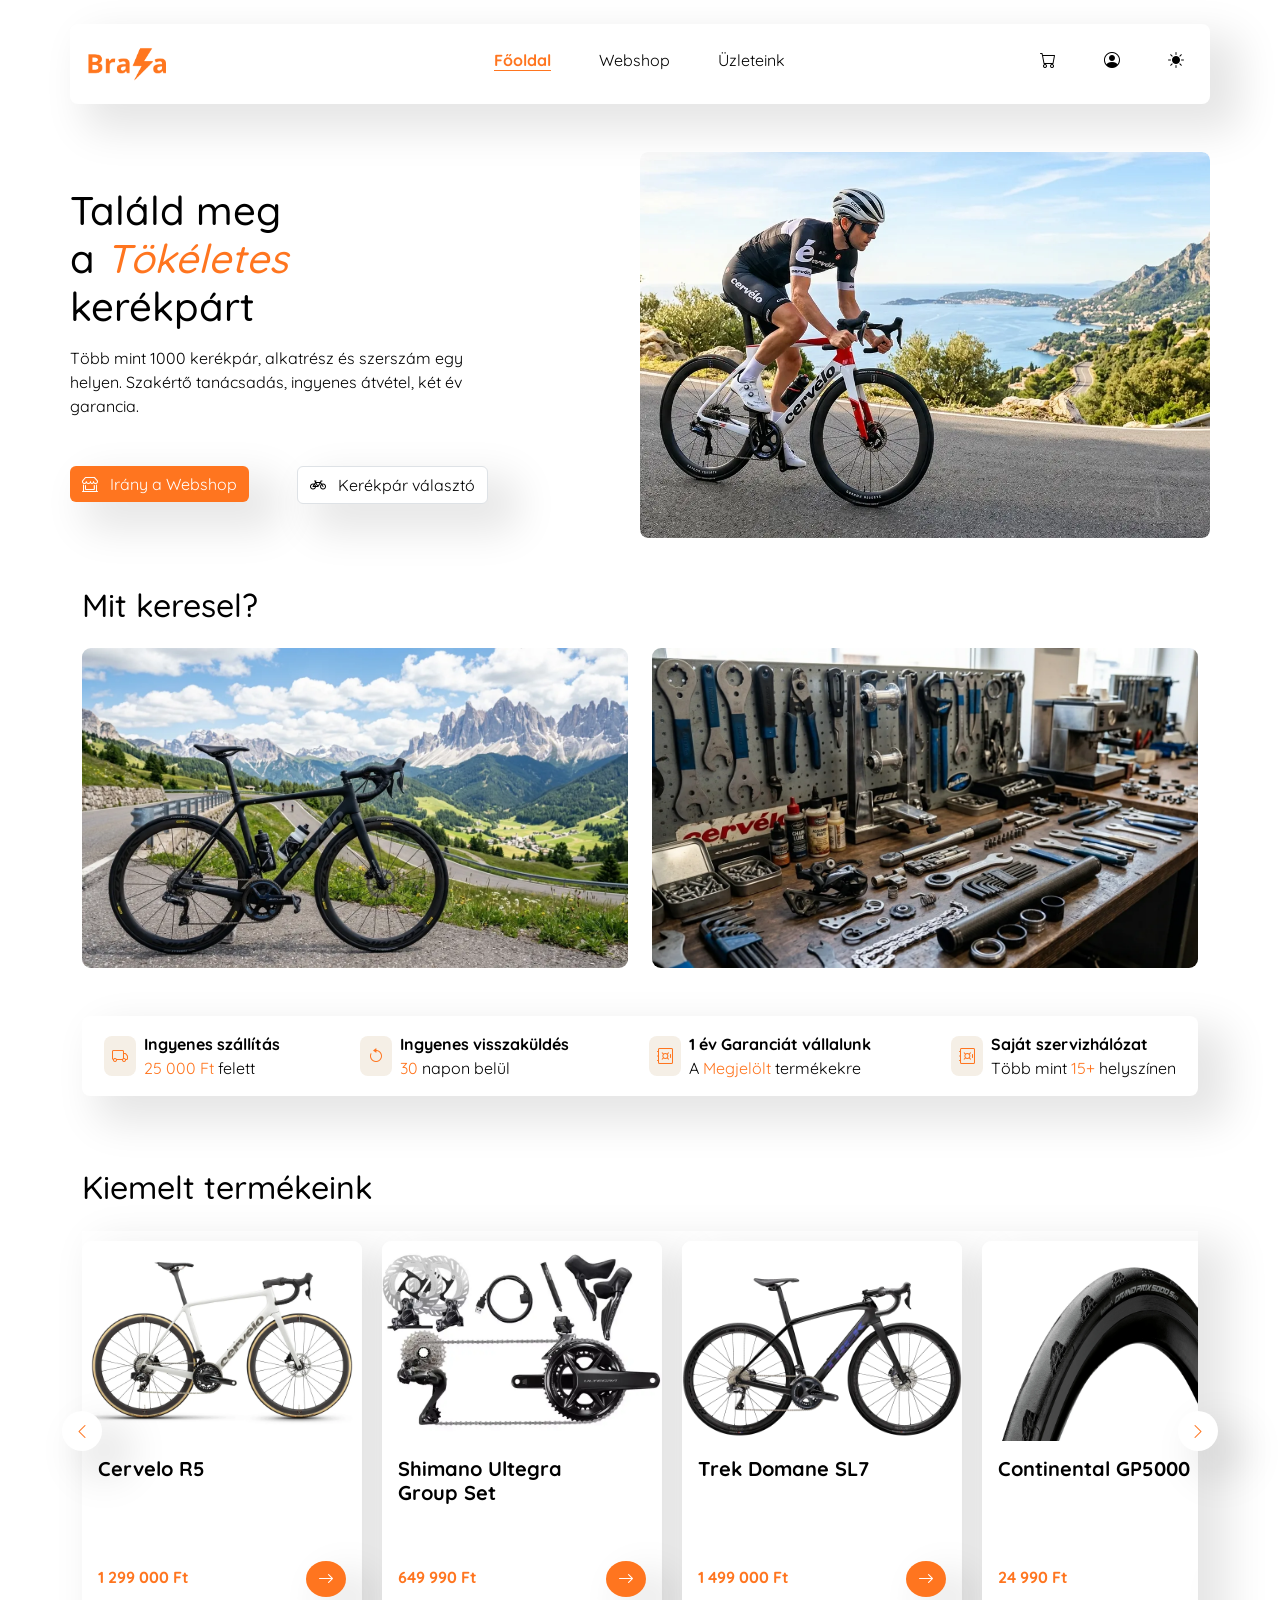
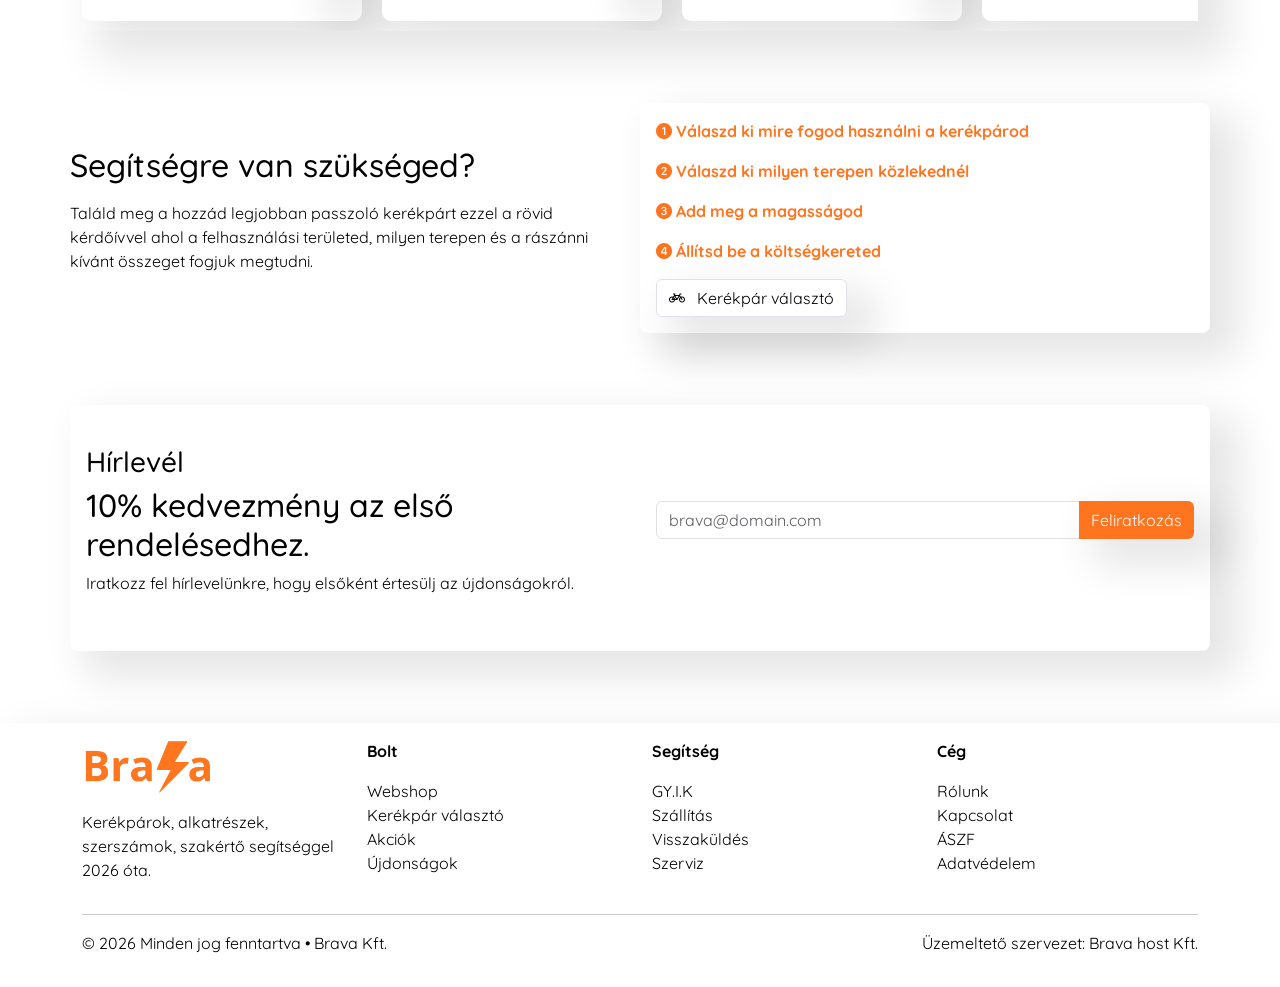
<file: index.html>
<!DOCTYPE html>
<html lang="hu">
<head>
    <meta charset="UTF-8">
    <meta name="viewport" content="width=device-width, initial-scale=1.0">
    <link rel="stylesheet" href="css/bootstrap.min.css">
    <link rel="stylesheet" href="https://cdn.jsdelivr.net/npm/bootstrap-icons@1.13.1/font/bootstrap-icons.min.css">
    <link rel="stylesheet" href="css/style.css">
    <link rel="stylesheet" href="css/home.css">
    <link rel="stylesheet" href="css/mobile.css">
    <link rel="shortcut icon" href="assets/img/favicon-16x16.webp" type="image/x-icon">
    <meta property="og:title" content="Brava - Főoldal" />
    <meta property="og:description" content="Kerékpárok, alkatrészek, szerszámok, szakértő segítséggel 2026 óta." />
    <meta property="og:url" content="https://solareclipserp.hu/brava/" />
    <meta property="og:image" content="https://solareclipserp.hu/assets/img/BraVa.webp" />
    <meta name="description" content="Kerékpárok, alkatrészek, szerszámok, szakértő segítséggel 2026 óta.">
    <title>BraVa - Főoldal</title>
</head>
<body>
    <header>
        <div class="nav m-4">
            <div class="container p-3 rounded-3">
                <div class="row align-items-center">
                    <div class="col-lg-2">
                        <a href="index.html"><img class="w-50" src="assets/img/BraVa.webp" alt="BraVa"></a>
                    </div>
                    <div class="col-lg-8">
                        <nav><ul class="d-flex justify-content-center gap-5 mt-2 list-unstyled">
                            <li><a class="text-decoration-none aktiv" href="index.html">Főoldal</a></li>
                            <li><a class="text-decoration-none" href="webshop.html">Webshop</a></li>
                            <li><a class="text-decoration-none" href="shops.html">Üzleteink</a></li>
                        </ul></nav>
                    </div>
                    <div class="col-lg-2">
                        <nav><ul class="d-flex justify-content-center gap-5 mt-2 list-unstyled">
                            <li><a class="text-decoration-none ikon" href="checkout.html"><i class="bi bi-cart"></i></a></li>
                            <li><a class="text-decoration-none ikon" href="profile.html"><i class="bi bi-person-circle"></i></a></li>
                            <li><a class="text-decoration-none ikon theme-toggle" href="javascript:void(0)" onclick="toggleTheme()"><i class="bi bi-brightness-high-fill ikon"></i></a></li>
                        </ul></nav>
                    </div>
                </div>
            </div>
        </div>
    </header>
    <main>
        <section>
            <div class="container py-4">
                <div class="row">
                    <div class="col-lg-6 p-0 my-auto">
                        <h1 class="w-50 mb-3">Találd meg <br>a <span class="nari text-capitalize fst-italic">tökéletes</span> kerékpárt</h1>
                        <p class="w-75">Több mint 1000 kerékpár, alkatrész és szerszám egy helyen. Szakértő tanácsadás, ingyenes átvétel, két év garancia.</p>
                        <div class="d-flex gap-5 mt-5">
                            <form action="webshop.html"><button type="submit" class="btn i-web"><i class="bi bi-shop-window me-2"></i> Irány a Webshop</button></form>
                            <form action="kerekpar-valaszto.html"><button type="submit" class="btn k-val border"><i class="bi bi-bicycle me-2"></i> Kerékpár választó</button></form>
                        </div>
                    </div>
                    <div class="col-lg-6 p-0">
                        <div class="carousel slide" data-bs-ride="carousel">
                            <div class="carousel-inner rounded-3">
                                <div class="carousel-item active"><img src="assets/img/vilagos_vagott.webp" class="w-100 rounded-3 h-img" alt="Orszaguti-kerekpar-uton"></div>
                                <div class="carousel-item"><img src="assets/img/sotet_vagott.webp" class="w-100 rounded-3 h-img" alt="Orszaguti-kerekpar-uton-rossz-ido"></div>
                            </div>
                        </div>
                    </div>
                </div>
            </div>
        </section>

        <section>
            <div class="container py-4 kats">
                <h2 class="mb-4">Mit keresel?</h2>
                <div class="row g-4">
                    <div class="col-lg-6 col-md-6 product-card rounded-3">
                        <div class="card">
                            <img src="assets/img/cervelo-orszaguti-kerekpar.webp" class="card-img-top" alt="Cervelo Országúti kerékpár">
                            <div class="overlay rounded-top-3">
                                <h5 class="nari fw-bold">Nézz szét kerékpárjaink között</h5>
                                <p class="text-white fw-bold">Találd meg a hozzád legjobban passzoló kerékpárt, vagy szemeld ki álombringád és akár vidd <span class="nari">0% THM</span>-mel!</p>
                                <a class="text-decoration-none go fw-bold" href="webshop.html">Gyerünk <i class="bi bi-arrow-right"></i></a>
                            </div>
                        </div>
                    </div>
                    <div class="col-lg-6 col-md-6 product-card rounded-3">
                        <div class="card">
                            <img src="assets/img/kerekpar-alkatreszek-szerszamok.webp" class="card-img-top" alt="Kerékpár alkatrészek szerszámok">
                            <div class="overlay rounded-top-3">
                                <h5 class="nari fw-bold">Rendeld meg a szereléshez szükséges alkatrészeket</h5>
                                <p class="text-white fw-bold">Nálunk kerékpáros alkatrészek és szerszámok ezreit megtalálod. Fedezd fel kedvenc Shimano, Sram, DT Swiss és más márkák termékeit.</p>
                                <a class="text-decoration-none go fw-bold" href="webshop.html">Megnézem <i class="bi bi-arrow-right"></i></a>
                            </div>
                        </div>
                    </div>
                </div>
            </div>
        </section>

        <section class="info-section">
            <div class="container">
                <div class="col-lg-12 rounded-3 px-0 my-4">
                    <div class="d-flex justify-content-center gap-5">
                        <div class="d-flex gap-2 p-3">
                            <div class="info-icon my-auto p-2 rounded-3"><i class="bi bi-truck nari"></i></div>
                            <div><p class="m-0 fw-bold">Ingyenes szállítás</p><span><span class="nari">25 000 Ft</span> felett</span></div>
                        </div>
                        <div class="d-flex gap-2 p-3">
                            <div class="info-icon my-auto p-2 rounded-3"><i class="bi bi-arrow-counterclockwise nari"></i></div>
                            <div><p class="m-0 fw-bold">Ingyenes visszaküldés</p><span><span class="nari">30</span> napon belül</span></div>
                        </div>
                        <div class="d-flex gap-2 p-3">
                            <div class="info-icon my-auto p-2 rounded-3"><i class="bi bi-safe nari"></i></div>
                            <div><p class="m-0 fw-bold">1 év Garanciát vállalunk</p><span>A <span class="nari">Megjelölt</span> termékekre</span></div>
                        </div>
                        <div class="d-flex gap-2 p-3">
                            <div class="info-icon my-auto p-2 rounded-3"><i class="bi bi-safe nari"></i></div>
                            <div><p class="m-0 fw-bold">Saját szervizhálózat</p><span>Több mint <span class="nari">15+</span> helyszínen</span></div>
                        </div>
                    </div>
                </div>
            </div>
        </section>

        <section>
            <div class="container pt-5">
                <h2 class="mb-4">Kiemelt termékeink</h2>
                <div class="row my-4">
                    <div class="col-12">
                        <div class="carousel-container">
                            <button type="button" class="btn carousel-btn rounded-circle prev" onclick="scrollCarousel(-1)"><i class="bi bi-chevron-left"></i></button>
                            <div class="carousel-scroll">
                                <div class="carousel-card" onclick="goToProduct(1)">
                                    <img src="assets/prods/cervelo-r5-permafrost.webp" alt="Cervelo R5">
                                    <div class="card-body p-3"><h5 class="fw-bold">Cervelo R5</h5><div class="d-flex justify-content-between"><p class="nari fw-bold mt-1">1 299 000 Ft</p><p class="mb-0"><button type="button" class="btn i-web rounded-circle" onclick="event.stopPropagation(); goToProduct(1)"><i class="bi bi-arrow-right"></i></button></p></div></div>
                                </div>
                                <div class="carousel-card" onclick="goToProduct(2)">
                                    <img src="assets/prods/shimano-ultegra-r8170-di2-disc-grs.webp" alt="Shimano Ultegra Group Set">
                                    <div class="card-body p-3"><h5 class="fw-bold">Shimano Ultegra <br> Group Set</h5><div class="d-flex justify-content-between"><p class="nari fw-bold mt-1">649 990 Ft</p><p class="mb-0"><button type="button" class="btn i-web rounded-circle" onclick="event.stopPropagation(); goToProduct(2)"><i class="bi bi-arrow-right"></i></button></p></div></div>
                                </div>
                                <div class="carousel-card" onclick="goToProduct(3)">
                                    <img src="assets/prods/trek-domane-sl7.webp" class="bg-white" alt="Trek Domane SL7">
                                    <div class="card-body p-3"><h5 class="fw-bold">Trek Domane SL7</h5><div class="d-flex justify-content-between"><p class="nari fw-bold mt-1">1 499 000 Ft</p><p class="mb-0"><button type="button" class="btn i-web rounded-circle" onclick="event.stopPropagation(); goToProduct(3)"><i class="bi bi-arrow-right"></i></button></p></div></div>
                                </div>
                                <div class="carousel-card" onclick="goToProduct(4)">
                                    <img src="assets/prods/continental-grand-prix-5000.webp" alt="Continental GP5000">
                                    <div class="card-body p-3"><h5 class="fw-bold">Continental GP5000</h5><div class="d-flex justify-content-between"><p class="nari fw-bold mt-1">24 990 Ft</p><p class="mb-0"><button type="button" class="btn i-web rounded-circle" onclick="event.stopPropagation(); goToProduct(4)"><i class="bi bi-arrow-right"></i></button></p></div></div>
                                </div>
                                <div class="carousel-card" onclick="goToProduct(5)">
                                    <img src="assets/prods/specialized-tarmac.webp" alt="Specialized Tarmac">
                                    <div class="card-body p-3"><h5 class="fw-bold">Specialized Tarmac</h5><div class="d-flex justify-content-between"><p class="nari fw-bold mt-1">1 199 000 Ft</p><p class="mb-0"><button type="button" class="btn i-web rounded-circle" onclick="event.stopPropagation(); goToProduct(5)"><i class="bi bi-arrow-right"></i></button></p></div></div>
                                </div>
                                <div class="carousel-card" onclick="goToProduct(6)">
                                    <img src="assets/prods/van-rysel-rcr-f.webp" alt="Van Rysel RCR-F PRO">
                                    <div class="card-body p-3"><h5 class="fw-bold">Van Rysel RCR-F PRO</h5><div class="d-flex justify-content-between"><p class="nari fw-bold mt-1">1 599 000 Ft</p><p class="mb-0"><button type="button" class="btn i-web rounded-circle" onclick="event.stopPropagation(); goToProduct(6)"><i class="bi bi-arrow-right"></i></button></p></div></div>
                                </div>
                            </div>
                            <button type="button" class="btn carousel-btn rounded-circle next" onclick="scrollCarousel(1)"><i class="bi bi-chevron-right"></i></button>
                        </div>
                    </div>
                </div>
            </div>
        </section>

        <section class="k-val-sec">
            <div class="container py-4">
                <div class="row my-4">
                    <div class="col-lg-6 p-0 pe-2 my-auto">
                        <h2 class="mb-3">Segítségre van szükséged?</h2>
                        <p>Találd meg a hozzád legjobban passzoló kerékpárt ezzel a rövid kérdőívvel ahol a felhasználási területed, milyen terepen és a rászánni kívánt összeget fogjuk megtudni.</p>
                    </div>
                    <div class="col-lg-6 rounded-3 px-3">
                        <ul class="list-unstyled">
                            <li class="nari fw-bold my-3"><i class="bi bi-1-circle-fill"></i> Válaszd ki mire fogod használni a kerékpárod</li>
                            <li class="nari fw-bold mb-3"><i class="bi bi-2-circle-fill"></i> Válaszd ki milyen terepen közlekednél</li>
                            <li class="nari fw-bold mb-3"><i class="bi bi-3-circle-fill"></i> Add meg a magasságod</li>
                            <li class="nari fw-bold mb-3"><i class="bi bi-4-circle-fill"></i> Állítsd be a költségkereted</li>
                        </ul>
                        <form action="kerekpar-valaszto.html">
                            <button type="submit" class="btn k-val border mb-3"><i class="bi bi-bicycle me-2"></i> Kerékpár választó</button>
                        </form>
                    </div>
                </div>
            </div>
        </section>

        <section class="py-4">
            <div class="container rounded-3 hirlevel">
                <div class="row py-4">
                    <div class="col-lg-6 p-3">
                        <h3>Hírlevél</h3>
                        <h2>10% kedvezmény az első rendelésedhez.</h2>
                        <p>Iratkozz fel hírlevelünkre, hogy elsőként értesülj az újdonságokról.</p>
                    </div>
                    <div class="col-lg-6 p-3 my-auto">
                        <div class="input-group mb-3">
                            <input type="text" class="form-control" placeholder="brava@domain.com" aria-describedby="sub">
                            <button class="btn i-web" type="button" id="sub">Feliratkozás</button>
                        </div>
                    </div>
                </div>
            </div>
        </section>
    </main>

    <div class="pt-4">
        <footer class="py-3 mt-4">
            <div class="container">
                <div class="row">
                    <div class="col-lg-3"><p><img class="w-50" src="assets/img/BraVa.webp" alt="BraVa logó"></p><p>Kerékpárok, alkatrészek, szerszámok, szakértő segítséggel 2026 óta.</p></div>
                    <div class="col-lg-3 mx-auto"><p class="fw-bold">Bolt</p><ul class="list-unstyled"><li><a href="webshop.html" class="text-decoration-none">Webshop</a></li><li><a href="kerekpar-valaszto.html" class="text-decoration-none">Kerékpár választó</a></li><li><a href="webshop.html" class="text-decoration-none">Akciók</a></li><li><a href="webshop.html" class="text-decoration-none">Újdonságok</a></li></ul></div>
                    <div class="col-lg-3 mx-auto"><p class="fw-bold">Segítség</p><ul class="list-unstyled"><li><a href="index.html" class="text-decoration-none">GY.I.K</a></li><li><a href="index.html" class="text-decoration-none">Szállítás</a></li><li><a href="index.html" class="text-decoration-none">Visszaküldés</a></li><li><a href="index.html" class="text-decoration-none">Szerviz</a></li></ul></div>
                    <div class="col-lg-3 mx-auto"><p class="fw-bold">Cég</p><ul class="list-unstyled"><li><a href="index.html" class="text-decoration-none">Rólunk</a></li><li><a href="index.html" class="text-decoration-none">Kapcsolat</a></li><li><a href="index.html" class="text-decoration-none">ÁSZF</a></li><li><a href="index.html" class="text-decoration-none">Adatvédelem</a></li></ul></div>
                </div>
                <hr>
                <div class="row">
                    <div class="col-lg-6"><p>&copy; 2026 Minden jog fenntartva &bull; <a class="text-decoration-none" href="index.html">Brava Kft.</a></p></div>
                    <div class="col-lg-6"><p class="text-end">Üzemeltető szervezet: <a class="text-decoration-none" href="index.html">Brava host Kft.</a></p></div>
                </div>
            </div>
        </footer>
    </div>

    <nav class="mobil-navigacio">
        <div class="mobile-bottom-nav">
            <div class="mobile-nav-container">
                <div class="mobile-nav-item"><a href="index.html" class="mobile-nav-link nari"><i class="bi bi-house"></i><span class="mobile-nav-label">Főoldal</span></a></div>
                <div class="mobile-nav-item"><a href="webshop.html" class="mobile-nav-link"><i class="bi bi-shop-window"></i><span class="mobile-nav-label">Webshop</span></a></div>
                <div class="mobile-nav-item"><a href="checkout.html" class="mobile-nav-link"><i class="bi bi-cart"></i><span class="mobile-nav-label">Kosár</span></a></div>
                <div class="mobile-nav-item"><a href="shops.html" class="mobile-nav-link"><i class="bi bi-map"></i><span class="mobile-nav-label">Üzleteink</span></a></div>
                <div class="mobile-nav-item"><a href="profile.html" class="mobile-nav-link"><i class="bi bi-person-circle"></i><span class="mobile-nav-label">Fiók</span></a></div>
            </div>
        </div>
    </nav>

    <script src="js/bootstrap.bundle.min.js"></script>
    <script src="js/jquery-4.0.0.min.js"></script>
    <script src="js/script.js"></script>
    <!-- Start cookieyes banner --> <script id="cookieyes" type="text/javascript" src="https://cdn-cookieyes.com/client_data/ce1d2c303b4c7f936a6dcf05f1f721b2/script.js"></script> <!-- End cookieyes banner -->
</body>
</html>
</file>
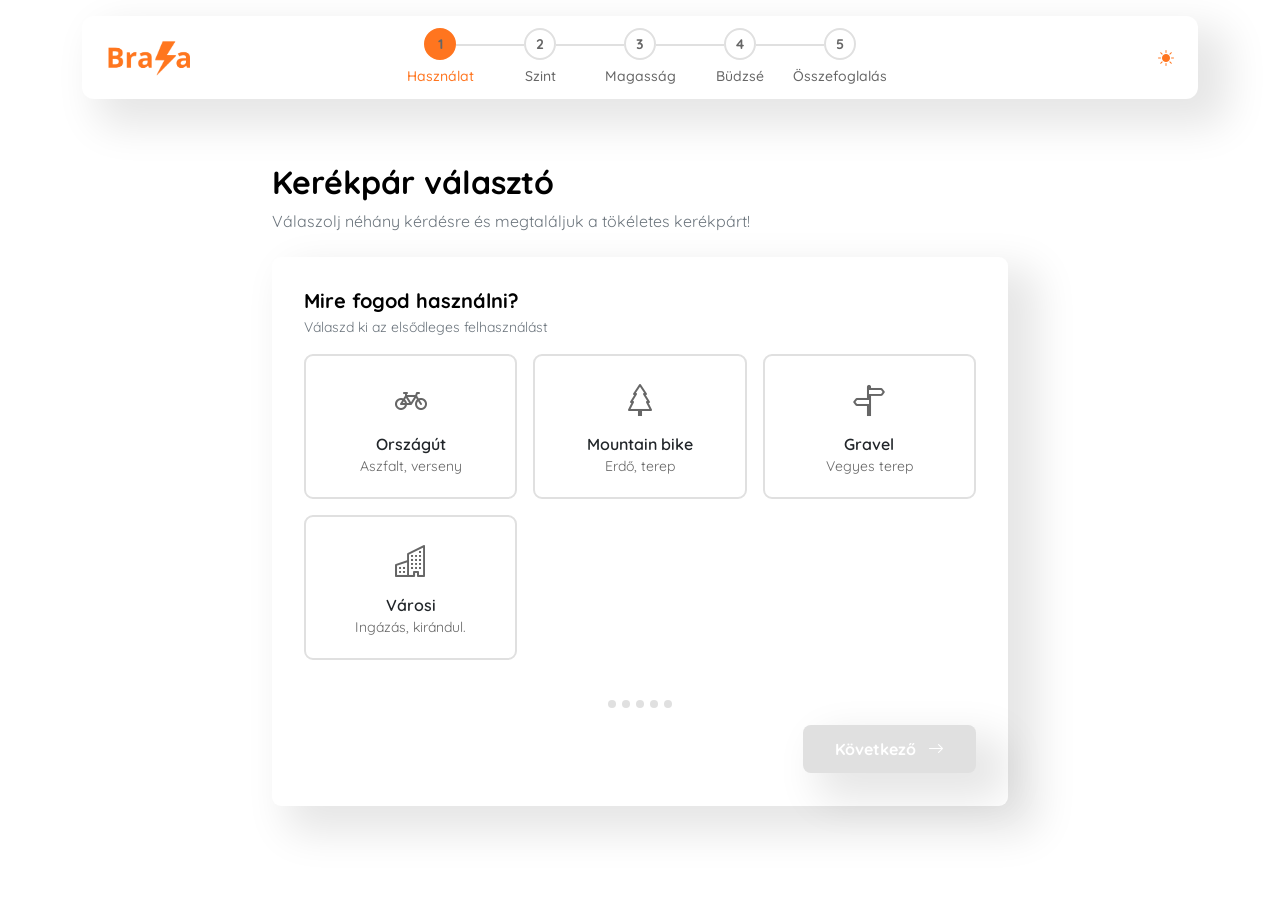
<file: kerekpar-valaszto.html>
<!DOCTYPE html>
<html lang="hu">
<head>
    <meta charset="UTF-8">
    <meta name="viewport" content="width=device-width, initial-scale=1.0">
    <link rel="stylesheet" href="css/bootstrap.min.css">
    <link rel="stylesheet" href="https://cdn.jsdelivr.net/npm/bootstrap-icons@1.13.1/font/bootstrap-icons.min.css">
    <link rel="stylesheet" href="css/style.css">
    <link rel="stylesheet" href="css/kerekpar-valaszto.css">
    <link rel="stylesheet" href="css/mobile.css">
    <link rel="shortcut icon" href="assets/img/favicon-16x16.webp" type="image/x-icon">
    <meta property="og:title" content="Brava - Kerékpár választó" />
    <meta property="og:description" content="Kerékpárok, alkatrészek, szerszámok, szakértő segítséggel 2026 óta." />
    <meta property="og:url" content="https://solareclipserp.hu/brava/kerekpar-valaszto.html" />
    <meta property="og:image" content="https://solareclipserp.hu/assets/img/BraVa.webp" />
    <meta name="description" content="Kerékpárok, alkatrészek, szerszámok, szakértő segítséggel 2026 óta.">
    <meta name="description" content="Kerékpárok, alkatrészek, szerszámok, szakértő segítséggel 2026 óta.">
    <title>BraVa - Kerékpár választó</title>
</head>
<body>
<div class="wizard-wrapper">
    <header class="wizard-header">
        <div class="container">
            <div class="nav-inner">
                <div class="row align-items-center">
                    <div class="col-4 col-lg-3">
                        <a href="index.html" class="wizard-logo"><p class="mb-0"><img src="assets/img/BraVa.webp" alt="BraVa"></p></a>
                    </div>
                    <div class="col-8 col-lg-6"><div class="step-bar" id="stepBar"></div></div>
                    <div class="col-lg-3 d-none d-lg-flex justify-content-end">
                        <a href="javascript:void(0)" onclick="toggleTheme()" class="theme-toggle text-decoration-none nari ikon"><i class="bi bi-brightness-high-fill"></i></a>
                    </div>
                </div>
            </div>
        </div>
    </header>

    <main class="py-5">
        <div class="container">
            <div class="row justify-content-center">
                <div class="col-lg-8 k-val-h">
                    <h2 class="fw-bold mb-2">Kerékpár választó</h2>
                    <p class="text-secondary mb-4">Válaszolj néhány kérdésre és megtaláljuk a tökéletes kerékpárt!</p>
                    <div class="wizard-panel">
                        <div class="wizard-step-content active" id="wizardStep1">
                            <h5 class="fw-bold mb-1">Mire fogod használni?</h5>
                            <p class="text-secondary small mb-0">Válaszd ki az elsődleges felhasználást</p>
                            <div class="option-grid">
                                <div class="option-card" data-value="orszaguti"><i class="bi bi-bicycle"></i><div class="option-label">Országút</div><div class="option-sub small">Aszfalt, verseny</div></div>
                                <div class="option-card" data-value="mtb"><i class="bi bi-tree"></i><div class="option-label">Mountain bike</div><div class="option-sub small">Erdő, terep</div></div>
                                <div class="option-card" data-value="gravel"><i class="bi bi-signpost-split"></i><div class="option-label">Gravel</div><div class="option-sub small">Vegyes terep</div></div>
                                <div class="option-card" data-value="varos"><i class="bi bi-buildings"></i><div class="option-label">Városi</div><div class="option-sub small">Ingázás, kirándul.</div></div>
                            </div>
                        </div>

                        <div class="wizard-step-content" id="wizardStep2">
                            <h5 class="fw-bold mb-1">Mi a tapasztalati szinted?</h5>
                            <p class="text-secondary small mb-0">Ez segít meghatározni az ideális felszereltségi szintet</p>
                            <div class="option-grid mt-3">
                                <div class="option-card" data-value="kezdo"><i class="bi bi-emoji-smile"></i><div class="option-label">Kezdő</div><div class="option-sub small">Most kezdem</div></div>
                                <div class="option-card" data-value="kozepes"><i class="bi bi-emoji-sunglasses"></i><div class="option-label">Haladó</div><div class="option-sub small">Néhány éve</div></div>
                                <div class="option-card" data-value="profi"><i class="bi bi-trophy"></i><div class="option-label">Profi</div><div class="option-sub small">Versenyző szint</div></div>
                            </div>
                        </div>

                        <div class="wizard-step-content" id="wizardStep3">
                            <h5 class="fw-bold mb-1">Milyen magasságú vagy?</h5>
                            <p class="text-secondary small mb-0">A megfelelő vázméretet határozzuk meg</p>
                            <div class="mt-4 px-2">
                                <div class="d-flex justify-content-between mb-2">
                                    <span class="text-secondary small">150 cm</span>
                                    <span class="fw-bold nari fs-5" id="heightVal">170 cm</span>
                                    <span class="text-secondary small">200 cm</span>
                                </div>
                                <input type="range" class="range-track" id="heightSlider" min="150" max="200" value="170">
                                <div class="d-flex justify-content-between mt-3">
                                    <div class="text-center"><div class="fw-bold" id="frameSizeVal">M / 54</div><div class="text-secondary small">Ajánlott váz</div></div>
                                    <div class="text-center"><div class="fw-bold" id="inseamVal">80 cm</div><div class="text-secondary small">Becsült belső szár</div></div>
                                </div>
                            </div>
                        </div>

                        <div class="wizard-step-content" id="wizardStep4">
                            <h5 class="fw-bold mb-1">Mekkora a büdzséd?</h5>
                            <p class="text-secondary small mb-0">Ft-ban add meg a maximális összeget</p>
                            <div class="mt-4 px-2">
                                <div class="d-flex justify-content-between mb-2">
                                    <span class="text-secondary small">100 000 Ft</span>
                                    <span class="fw-bold nari fs-5" id="budgetVal">800 000 Ft</span>
                                    <span class="text-secondary small">2 000 000 Ft</span>
                                </div>
                                <input type="range" class="range-track" id="budgetSlider" min="100000" max="2000000" step="50000" value="800000">
                            </div>
                            <div class="option-grid mt-4">
                                <div class="option-card" data-value="300000"><i class="bi bi-piggy-bank"></i><div class="option-label">~300 000 Ft</div><div class="option-sub small">Belépő szint</div></div>
                                <div class="option-card" data-value="800000"><i class="bi bi-cash-stack"></i><div class="option-label">~800 000 Ft</div><div class="option-sub small">Közép kategória</div></div>
                                <div class="option-card" data-value="1500000"><i class="bi bi-gem"></i><div class="option-label">~1 500 000 Ft</div><div class="option-sub small">Prémium</div></div>
                                <div class="option-card" data-value="2000000"><i class="bi bi-stars"></i><div class="option-label">Nincs limit</div><div class="option-sub small">Csak a legjobb</div></div>
                            </div>
                        </div>

                        <div class="wizard-step-content" id="wizardStep5">
                            <h5 class="fw-bold mb-1">Összefoglalás</h5>
                            <p class="text-secondary small mb-3">Ellenőrizd a választásaidat</p>
                            <div class="d-flex flex-column gap-3" id="summaryContent"></div>
                        </div>

                        <div class="wizard-step-content" id="wizardStep6">
                            <h5 class="fw-bold mb-1">A neked ajánlott kerékpárok</h5>
                            <p class="text-secondary small mb-3" id="resultSubtitle"></p>
                            <div class="row g-3" id="resultGrid"></div>
                        </div>

                        <div class="mt-auto pt-4">
                            <div class="progress-dots" id="progressDots"></div>
                            <div class="d-flex justify-content-between align-items-center mt-3">
                                <button class="wizard-back-btn invisible" id="backBtn"><i class="bi bi-arrow-left me-2"></i>Vissza</button>
                                <button class="wizard-nav-btn fw-bold" id="nextBtn">Következő <i class="bi bi-arrow-right ms-2"></i></button>
                            </div>
                        </div>
                    </div>
                </div>
            </div>
        </div>
    </main>
</div>

<nav class="mobil-navigacio">
    <div class="mobile-bottom-nav">
        <div class="mobile-nav-container">
            <div class="mobile-nav-item"><a href="index.html" class="mobile-nav-link"><i class="bi bi-house"></i><span class="mobile-nav-label">Főoldal</span></a></div>
            <div class="mobile-nav-item"><a href="webshop.html" class="mobile-nav-link"><i class="bi bi-shop-window"></i><span class="mobile-nav-label">Webshop</span></a></div>
            <div class="mobile-nav-item"><a href="checkout.html" class="mobile-nav-link"><i class="bi bi-cart"></i><span class="mobile-nav-label">Kosár</span></a></div>
            <div class="mobile-nav-item"><a href="shops.html" class="mobile-nav-link"><i class="bi bi-map"></i><span class="mobile-nav-label">Üzleteink</span></a></div>
            <div class="mobile-nav-item"><a href="profile.html" class="mobile-nav-link"><i class="bi bi-person-circle"></i><span class="mobile-nav-label">Fiók</span></a></div>
        </div>
    </div>
</nav>

<script src="js/bootstrap.bundle.min.js"></script>
<script src="js/jquery-4.0.0.min.js"></script>
<script src="js/products.js"></script>
<script src="js/kerekpar-valaszto.js"></script>
<script src="js/script.js"></script>
<!-- Start cookieyes banner --> <script id="cookieyes" type="text/javascript" src="https://cdn-cookieyes.com/client_data/ce1d2c303b4c7f936a6dcf05f1f721b2/script.js"></script> <!-- End cookieyes banner -->
</body>
</html>
</file>
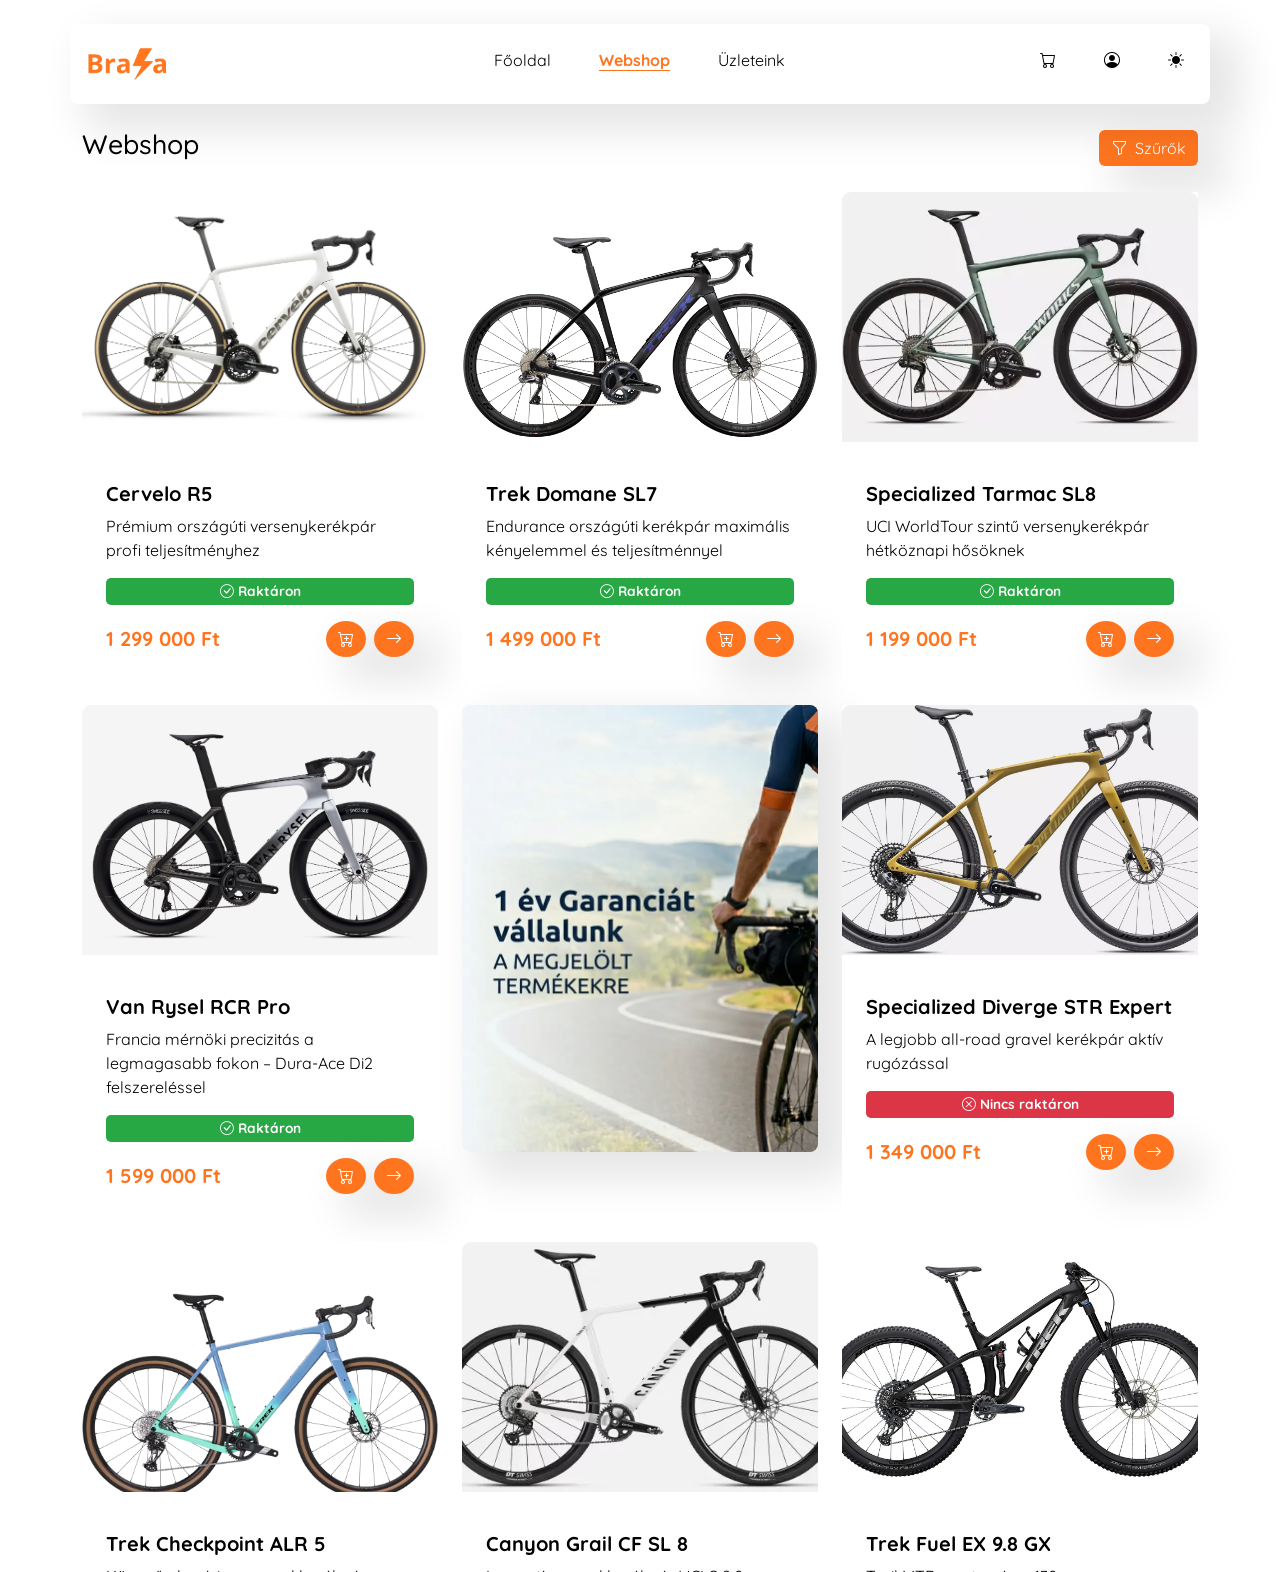
<file: product.html>
<!DOCTYPE html>
<html lang="hu">
<head>
<meta charset="UTF-8">
<meta name="viewport" content="width=device-width, initial-scale=1.0">
<link rel="stylesheet" href="css/bootstrap.min.css">
<link rel="stylesheet" href="https://cdn.jsdelivr.net/npm/bootstrap-icons@1.13.1/font/bootstrap-icons.min.css">
<link rel="stylesheet" href="css/style.css">
<link rel="stylesheet" href="css/product.css">
<link rel="stylesheet" href="css/mobile.css">
<link rel="shortcut icon" href="assets/img/favicon-16x16.webp" type="image/x-icon">
<meta property="og:title" content="Brava - Termékoldal" />
<meta property="og:description" content="Kerékpárok, alkatrészek, szerszámok, szakértő segítséggel 2026 óta." />
<meta property="og:url" content="https://solareclipserp.hu/brava/products.html" />
<meta property="og:image" content="https://solareclipserp.hu/assets/img/BraVa.webp" />
<meta name="description" content="Kerékpárok, alkatrészek, szerszámok, szakértő segítséggel 2026 óta.">
<meta name="description" content="Kerékpárok, alkatrészek, szerszámok, szakértő segítséggel 2026 óta.">
<title>BraVa - Termékoldal</title>
</head>
<body>
<header>
    <div class="nav m-4">
        <div class="container p-3 rounded-3">
            <div class="row align-items-center">
                <div class="col-lg-2"><a href="index.html"><img class="w-50" src="assets/img/BraVa.webp" alt="BraVa"></a></div>
                <div class="col-lg-8">
                    <nav><ul class="d-flex justify-content-center gap-5 mt-2 list-unstyled">
                        <li><a class="text-decoration-none" href="index.html">Főoldal</a></li>
                        <li><a class="text-decoration-none aktiv" href="webshop.html">Webshop</a></li>
                        <li><a class="text-decoration-none" href="shops.html">Üzleteink</a></li>
                    </ul></nav>
                </div>
                <div class="col-lg-2">
                    <nav><ul class="d-flex justify-content-center gap-5 mt-2 list-unstyled">
                        <li><a class="text-decoration-none ikon" href="checkout.html"><i class="bi bi-cart"></i></a></li>
                        <li><a class="text-decoration-none ikon" href="profile.html"><i class="bi bi-person-circle"></i></a></li>
                        <li><a class="text-decoration-none ikon theme-toggle" href="javascript:void(0)" onclick="toggleTheme()"><i class="bi bi-brightness-high-fill ikon"></i></a></li>
                    </ul></nav>
                </div>
            </div>
        </div>
    </div>
</header>
<main>
    <section class="container my-5">
        <nav aria-label="breadcrumb">
            <ol class="breadcrumb">
                <li class="breadcrumb-item"><a href="index.html">Főoldal</a></li>
                <li class="breadcrumb-item"><a href="webshop.html">Webshop</a></li>
                <li class="breadcrumb-item active" id="breadcrumbProduct">Termék</li>
            </ol>
        </nav>
        <div class="row mt-4">
            <div class="col-lg-6">
                <div class="product-gallery">
                    <div class="main-image mb-3" onclick="openLightbox(0)">
                        <p class="bg-white"><img id="mainImage" src="" alt="Termék kép" class="w-100 rounded-3"></p>
                    </div>
                    <div class="thumbnail-container d-flex gap-2" id="thumbnails"></div>
                </div>
            </div>
            <div class="col-lg-6">
                <h1 id="productName" class="mb-3"></h1>
                <p id="productBrand" class="text-muted mb-3"></p>
                <h2 id="productPrice" class="nari fw-bold mb-4"></h2>
                <p id="productShortDesc" class="mb-4"></p>
                <div class="mb-4"><span id="stockStatus" class="badge"></span></div>
                <div class="d-flex gap-3 mb-4">
                    <button id="addToCartBtn" class="btn i-web flex-grow-1"><i class="bi bi-cart-plus me-2"></i>Kosárba</button>
                    <button class="btn k-val border"><i class="bi bi-heart"></i></button>
                </div>
                <div class="product-features p-3 rounded-3 mb-4">
                    <ul class="list-unstyled mb-0">
                        <li class="mb-2"><i class="bi bi-truck nari me-2"></i>Ingyenes szállítás 25 000 Ft felett</li>
                        <li class="mb-2"><i class="bi bi-arrow-counterclockwise nari me-2"></i>30 napos visszaküldési jog</li>
                        <li><i class="bi bi-shield-check nari me-2"></i>Hivatalos márkakereskedő</li>
                    </ul>
                </div>
            </div>
        </div>
        <div class="row mt-5">
            <div class="col-12">
                <ul class="nav nav-tabs mb-4" role="tablist">
                    <li class="nav-item" role="presentation"><button class="nav-link active" data-bs-toggle="tab" data-bs-target="#description">Leírás</button></li>
                    <li class="nav-item" role="presentation"><button class="nav-link" data-bs-toggle="tab" data-bs-target="#specs">Specifikációk</button></li>
                </ul>
                <div class="tab-content">
                    <div class="tab-pane fade show active" id="description"><p id="productLongDesc"></p></div>
                    <div class="tab-pane fade" id="specs"><table class="table table-striped" id="specsTable"><tbody></tbody></table></div>
                </div>
            </div>
        </div>
    </section>
</main>
<div class="modal fade" id="lightboxModal" tabindex="-1">
    <div class="modal-dialog modal-xl modal-dialog-centered">
        <div class="modal-content bg-transparent border-0">
            <div class="modal-body p-0 position-relative">
                <button type="button" class="btn-close btn-close-white position-absolute top-0 end-0 m-3 z-3" data-bs-dismiss="modal"></button>
                <div class="lightbox-container">
                    <button class="lightbox-btn prev" onclick="changeLightboxImage(-1)"><i class="bi bi-chevron-left"></i></button>
                    <p class="bg-white"><img id="lightboxImage" src="" alt="Termék kép" class="w-100"></p>
                    <button class="lightbox-btn next" onclick="changeLightboxImage(1)"><i class="bi bi-chevron-right"></i></button>
                </div>
                <div class="text-center mt-2"><span id="imageCounter" class="text-white"></span></div>
            </div>
        </div>
    </div>
</div>
<button id="scrollToTop" class="scroll-to-top fs-4"><i class="bi bi-arrow-up"></i></button>
<div class="pt-4">
    <footer class="py-3 mt-4">
        <div class="container">
            <div class="row">
                <div class="col-lg-3"><p><img class="w-50" src="assets/img/BraVa.webp" alt="BraVa logó"></p><p>Kerékpárok, alkatrészek, szerszámok, szakértő segítséggel 2026 óta.</p></div>
                <div class="col-lg-3 mx-auto"><p class="fw-bold">Bolt</p><ul class="list-unstyled"><li><a href="webshop.html" class="text-decoration-none">Webshop</a></li><li><a href="kerekpar-valaszto.html" class="text-decoration-none">Kerékpár választó</a></li><li><a href="webshop.html" class="text-decoration-none">Akciók</a></li><li><a href="webshop.html" class="text-decoration-none">Újdonságok</a></li></ul></div>
                <div class="col-lg-3 mx-auto"><p class="fw-bold">Segítség</p><ul class="list-unstyled"><li><a href="index.html" class="text-decoration-none">GY.I.K</a></li><li><a href="index.html" class="text-decoration-none">Szállítás</a></li><li><a href="index.html" class="text-decoration-none">Visszaküldés</a></li><li><a href="index.html" class="text-decoration-none">Szerviz</a></li></ul></div>
                <div class="col-lg-3 mx-auto"><p class="fw-bold">Cég</p><ul class="list-unstyled"><li><a href="index.html" class="text-decoration-none">Rólunk</a></li><li><a href="index.html" class="text-decoration-none">Kapcsolat</a></li><li><a href="index.html" class="text-decoration-none">ÁSZF</a></li><li><a href="index.html" class="text-decoration-none">Adatvédelem</a></li></ul></div>
            </div>
            <hr>
            <div class="row">
                <div class="col-lg-6"><p>&copy; 2026 Minden jog fenntartva &bull; <a class="text-decoration-none" href="index.html">Brava Kft.</a></p></div>
                <div class="col-lg-6"><p class="text-end">Üzemeltető szervezet: <a class="text-decoration-none" href="index.html">Brava host Kft.</a></p></div>
            </div>
        </div>
    </footer>
</div>
<nav class="mobil-navigacio">
    <div class="mobile-bottom-nav">
        <div class="mobile-nav-container">
            <div class="mobile-nav-item"><a href="index.html" class="mobile-nav-link"><i class="bi bi-house"></i><span class="mobile-nav-label">Főoldal</span></a></div>
            <div class="mobile-nav-item"><a href="webshop.html" class="mobile-nav-link nari"><i class="bi bi-shop-window"></i><span class="mobile-nav-label">Webshop</span></a></div>
            <div class="mobile-nav-item"><a href="checkout.html" class="mobile-nav-link"><i class="bi bi-cart"></i><span class="mobile-nav-label">Kosár</span></a></div>
            <div class="mobile-nav-item"><a href="shops.html" class="mobile-nav-link"><i class="bi bi-map"></i><span class="mobile-nav-label">Üzleteink</span></a></div>
            <div class="mobile-nav-item"><a href="profile.html" class="mobile-nav-link"><i class="bi bi-person-circle"></i><span class="mobile-nav-label">Fiók</span></a></div>
        </div>
    </div>
</nav>
<script src="js/bootstrap.bundle.min.js"></script>
<script src="js/jquery-4.0.0.min.js"></script>
<script src="js/products.js"></script>
<script src="js/script.js"></script>
<script src="js/product-detail.js"></script>
<!-- Start cookieyes banner --> <script id="cookieyes" type="text/javascript" src="https://cdn-cookieyes.com/client_data/ce1d2c303b4c7f936a6dcf05f1f721b2/script.js"></script> <!-- End cookieyes banner -->
</body>
</html>
</file>
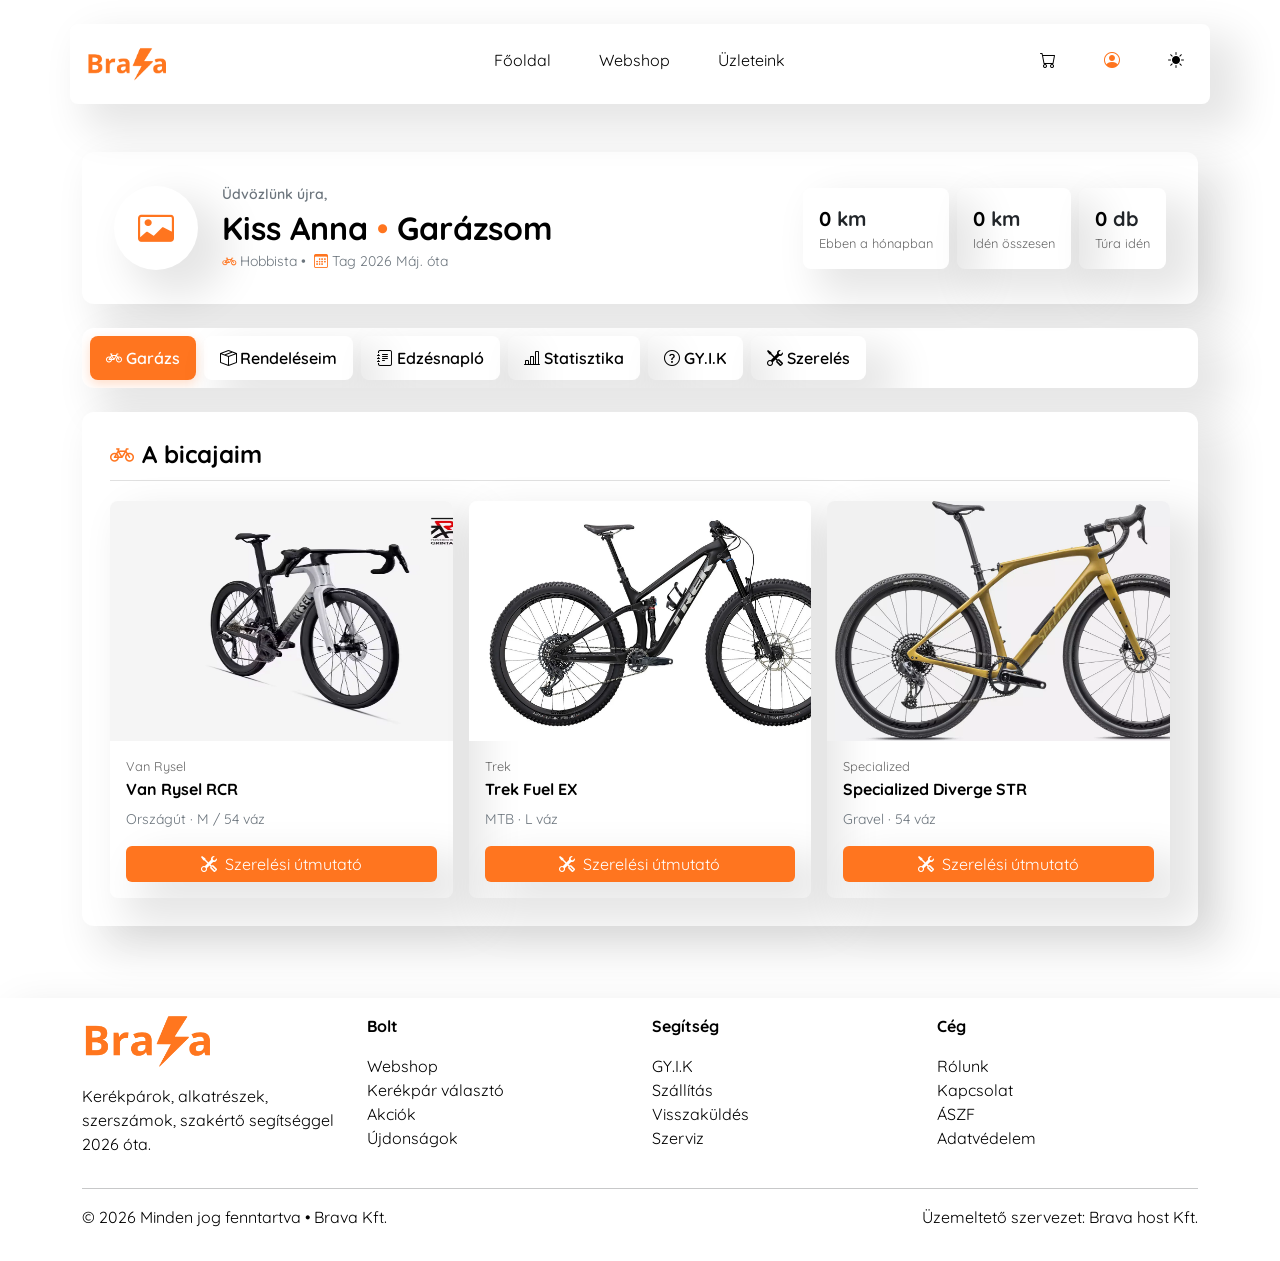
<file: profile.html>
<!DOCTYPE html>
<html lang="hu">
<head>
    <meta charset="UTF-8">
    <meta name="viewport" content="width=device-width, initial-scale=1.0">
    <link rel="stylesheet" href="css/bootstrap.min.css">
    <link rel="stylesheet" href="https://cdn.jsdelivr.net/npm/bootstrap-icons@1.13.1/font/bootstrap-icons.min.css">
    <link rel="stylesheet" href="css/style.css">
    <link rel="stylesheet" href="css/profile.css">
    <link rel="stylesheet" href="css/mobile.css">
    <link rel="shortcut icon" href="assets/img/favicon-16x16.webp" type="image/x-icon">
    <meta property="og:title" content="Brava - Profil" />
    <meta property="og:description" content="Kerékpárok, alkatrészek, szerszámok, szakértő segítséggel 2026 óta." />
    <meta property="og:url" content="https://solareclipserp.hu/brava/profile.html" />
    <meta property="og:image" content="https://solareclipserp.hu/assets/img/BraVa.webp" />
    <meta name="description" content="Kerékpárok, alkatrészek, szerszámok, szakértő segítséggel 2026 óta.">
    <meta name="description" content="Kerékpárok, alkatrészek, szerszámok, szakértő segítséggel 2026 óta.">
    <title>BraVa - Garázsom</title>
</head>
<body>
    <header>
        <div class="nav m-4">
            <div class="container p-3 rounded-3">
                <div class="row align-items-center">
                    <div class="col-lg-2"><a href="index.html"><img class="w-50" src="assets/img/BraVa.webp" alt="BraVa"></a></div>
                    <div class="col-lg-8">
                        <nav><ul class="d-flex justify-content-center gap-5 mt-2 list-unstyled">
                            <li><a class="text-decoration-none" href="index.html">Főoldal</a></li>
                            <li><a class="text-decoration-none" href="webshop.html">Webshop</a></li>
                            <li><a class="text-decoration-none" href="shops.html">Üzleteink</a></li>
                        </ul></nav>
                    </div>
                    <div class="col-lg-2">
                        <nav><ul class="d-flex justify-content-center gap-5 mt-2 list-unstyled">
                            <li><a class="text-decoration-none ikon" href="checkout.html"><i class="bi bi-cart"></i></a></li>
                            <li><a class="text-decoration-none ikon nari" href="profile.html"><i class="bi bi-person-circle"></i></a></li>
                            <li><a class="text-decoration-none ikon theme-toggle" href="javascript:void(0)" onclick="toggleTheme()"><i class="bi bi-brightness-high-fill ikon"></i></a></li>
                        </ul></nav>
                    </div>
                </div>
            </div>
        </div>
    </header>

    <main>
        <section class="container py-4">
            <div class="profile-hero mb-4">
                <div class="d-flex gap-4 align-items-center flex-wrap">
                    <div class="profile-avatar"><i class="bi bi-card-image nari"></i></div>
                    <div class="flex-grow-1">
                        <p class="text-secondary small mb-1 fw-semibold">Üdvözlünk újra,</p>
                        <h2 class="fw-bold mb-1">Kiss Anna <span class="nari">&bull;</span> Garázsom</h2>
                        <p class="text-secondary mb-0 small"><i class="bi bi-bicycle me-1 nari"></i>Hobbista &bull; <i class="bi bi-calendar3 me-1 nari ms-1"></i>Tag 2026 Máj. óta</p>
                    </div>
                    <div class="d-flex gap-2 flex-wrap">
                        <div class="profile-stat rounded-3 p-3"><div class="stat-val fw-bold fs-5"><span id="heroMonthKm">0</span> km</div><div class="stat-lbl">Ebben a hónapban</div></div>
                        <div class="profile-stat rounded-3 p-3"><div class="stat-val fw-bold fs-5"><span id="heroYearKm">0</span> km</div><div class="stat-lbl">Idén összesen</div></div>
                        <div class="profile-stat rounded-3 p-3"><div class="stat-val fw-bold fs-5"><span id="heroYearRides">0</span> db</div><div class="stat-lbl">Túra idén</div></div>
                    </div>
                </div>
            </div>

            <ul class="nav nav-pills profile-tabs mb-4 flex-nowrap" role="tablist">
                <li class="nav-item" role="presentation"><button class="nav-link active" id="tab-garage" data-bs-toggle="tab" data-bs-target="#tab-content-garage" type="button"><i class="bi bi-bicycle me-1"></i>Garázs</button></li>
                <li class="nav-item" role="presentation"><button class="nav-link" id="tab-orders" data-bs-toggle="tab" data-bs-target="#tab-content-orders" type="button"><i class="bi bi-box-seam me-1"></i>Rendeléseim</button></li>
                <li class="nav-item" role="presentation"><button class="nav-link" id="tab-rides" data-bs-toggle="tab" data-bs-target="#tab-content-rides" type="button"><i class="bi bi-journal-text me-1"></i>Edzésnapló</button></li>
                <li class="nav-item" role="presentation"><button class="nav-link" id="tab-stats" data-bs-toggle="tab" data-bs-target="#tab-content-stats" type="button"><i class="bi bi-bar-chart-line me-1"></i>Statisztika</button></li>
                <li class="nav-item" role="presentation"><button class="nav-link" id="tab-faq" data-bs-toggle="tab" data-bs-target="#tab-content-faq" type="button"><i class="bi bi-question-circle me-1"></i>GY.I.K</button></li>
                <li class="nav-item" role="presentation"><button class="nav-link" id="tab-repair" data-bs-toggle="tab" data-bs-target="#tab-content-repair" type="button"><i class="bi bi-tools me-1"></i>Szerelés</button></li>
            </ul>

            <div class="tab-content">
                <div class="tab-pane fade show active" id="tab-content-garage" role="tabpanel">
                    <div class="profile-panel">
                        <h4 class="profile-panel-title"><i class="bi bi-bicycle nari me-2"></i>A bicajaim</h4>
                        <div class="row g-3">
                            <div class="col-lg-4 col-md-6"><div class="garage-card rounded-3"><img class="garage-img" src="assets/prods/van-rysel-2.webp" alt="Van Rysel RCR F"><div class="garage-body"><p class="garage-brand mb-0">Van Rysel</p><p class="garage-name mb-2">Van Rysel RCR</p><p class="text-secondary small mb-3">Országút &middot; M / 54 váz</p><button class="btn i-web w-100 garage-fix-btn"><i class="bi bi-tools me-2"></i>Szerelési útmutató</button></div></div></div>
                            <div class="col-lg-4 col-md-6"><div class="garage-card rounded-3"><img class="garage-img" src="assets/prods/trek-fuel-ex.webp" alt="Trek Fuel EX"><div class="garage-body"><p class="garage-brand mb-0">Trek</p><p class="garage-name mb-2">Trek Fuel EX</p><p class="text-secondary small mb-3">MTB &middot; L váz</p><button class="btn i-web w-100 garage-fix-btn"><i class="bi bi-tools me-2"></i>Szerelési útmutató</button></div></div></div>
                            <div class="col-lg-4 col-md-6"><div class="garage-card rounded-3"><img class="garage-img" src="assets/prods/specialized-diverge-str.webp" alt="Specialized Diverge"><div class="garage-body"><p class="garage-brand mb-0">Specialized</p><p class="garage-name mb-2">Specialized Diverge STR</p><p class="text-secondary small mb-3">Gravel &middot; 54 váz</p><button class="btn i-web w-100 garage-fix-btn"><i class="bi bi-tools me-2"></i>Szerelési útmutató</button></div></div></div>
                        </div>
                    </div>
                </div>

                <div class="tab-pane fade" id="tab-content-orders" role="tabpanel">
                    <div class="profile-panel">
                        <h4 class="profile-panel-title"><i class="bi bi-box-seam nari me-2"></i>Rendeléseim</h4>
                        <div class="order-item">
                            <div class="d-flex justify-content-between align-items-start flex-wrap gap-2 mb-2"><div><p class="mb-0 fw-bold">#BR-2026-0428</p><p class="text-secondary small mb-0">2026. március 18. &middot; 2 termék</p></div><span class="order-status delivered"><i class="bi bi-check-circle-fill me-1"></i>Kiszállítva</span></div>
                            <hr class="my-2"><div class="d-flex justify-content-between"><span class="text-secondary">Continental GP5000, Fizik Antares</span><strong class="nari">52 980 Ft</strong></div>
                        </div>
                        <div class="order-item">
                            <div class="d-flex justify-content-between align-items-start flex-wrap gap-2 mb-2"><div><p class="mb-0 fw-bold">#BR-2026-0512</p><p class="text-secondary small mb-0">2026. április 7. &middot; 1 termék</p></div><span class="order-status shipping"><i class="bi bi-truck me-1"></i>Úton</span></div>
                            <hr class="my-2"><div class="d-flex justify-content-between"><span class="text-secondary">Shimano Ultegra Group Set</span><strong class="nari">649 990 Ft</strong></div>
                        </div>
                        <div class="order-item">
                            <div class="d-flex justify-content-between align-items-start flex-wrap gap-2 mb-2"><div><p class="mb-0 fw-bold">#BR-2026-0589</p><p class="text-secondary small mb-0">2026. május 2. &middot; 3 termék</p></div><span class="order-status processing"><i class="bi bi-clock-history me-1"></i>Feldolgozás alatt</span></div>
                            <hr class="my-2"><div class="d-flex justify-content-between"><span class="text-secondary">DT Swiss ARC, Maxxis Minion, Fox 36 Float</span><strong class="nari">298 500 Ft</strong></div>
                        </div>
                    </div>
                </div>

                <div class="tab-pane fade" id="tab-content-rides" role="tabpanel">
                    <div class="profile-panel">
                        <h4 class="profile-panel-title"><i class="bi bi-journal-text nari me-2"></i>Edzésnapló</h4>
                        <p class="text-secondary small mb-3">Vidd fel az adatokat egy túra után – az átlagsebességet automatikusan kiszámoljuk neked.</p>
                        <form id="rideForm">
                            <div class="row rounded-3 p-3 my-3 g-3 align-items-end rideForm">
                                <div class="col-md-3"><label class="form-label" for="rideDate">Dátum</label><input type="date" class="form-control" id="rideDate" required></div>
                                <div class="col-md-3"><label class="form-label" for="rideKm">Megtett táv (km)</label><input type="number" min="0.1" step="0.1" class="form-control" id="rideKm" placeholder="pl. 42.5" required></div>
                                <div class="col-md-3"><label class="form-label" for="rideMin">Időtartam (perc)</label><input type="number" min="1" step="1" class="form-control" id="rideMin" placeholder="pl. 95" required></div>
                                <div class="col-md-3"><label class="form-label">Átlagsebesség</label><div class="form-control fw-bold nari" id="ridePreviewSpeed">— km/h</div></div>
                                <div class="col-12"><button type="submit" class="btn i-web"><i class="bi bi-plus-circle me-2"></i>Hozzáadás a naplóhoz</button></div>
                            </div>
                        </form>
                        <div id="rideEmpty" class="ride-empty"><i class="bi bi-bicycle d-block"></i><p class="mb-1 fw-bold">Még nincs rögzített túrád</p><p class="small mb-0">Vidd fel az első tekerésed adatait fent!</p></div>
                        <table id="rideTable" class="ride-table d-none">
                            <thead><tr><th>Dátum</th><th>Táv</th><th>Idő</th><th>Átlagsebesség</th><th class="text-end">Művelet</th></tr></thead>
                            <tbody></tbody>
                        </table>
                    </div>
                </div>

                <div class="tab-pane fade" id="tab-content-stats" role="tabpanel">
                    <div class="profile-panel">
                        <h4 class="profile-panel-title"><i class="bi bi-bar-chart-line nari me-2"></i>Statisztika &middot; ez a hónap</h4>
                        <div class="row g-3 mb-4">
                            <div class="col-6 col-lg-3"><div class="stat-tile text-center rounded-3 p-3"><i class="bi bi-speedometer2"></i><div class="tile-val" id="statTotalKm">0 km</div><div class="tile-lbl">Megtett táv</div></div></div>
                            <div class="col-6 col-lg-3"><div class="stat-tile text-center rounded-3 p-3"><i class="bi bi-bicycle"></i><div class="tile-val" id="statRideCount">0</div><div class="tile-lbl">Túrák száma</div></div></div>
                            <div class="col-6 col-lg-3"><div class="stat-tile text-center rounded-3 p-3"><i class="bi bi-stopwatch"></i><div class="tile-val" id="statTotalTime">0 perc</div><div class="tile-lbl">Aktív idő</div></div></div>
                            <div class="col-6 col-lg-3"><div class="stat-tile text-center rounded-3 p-3"><i class="bi bi-lightning-charge-fill"></i><div class="tile-val" id="statAvgSpeed">0 km/h</div><div class="tile-lbl">Átlag sebesség</div></div></div>
                        </div>
                        <h5 class="fw-bold mb-3">Havi teljesítmény (utolsó 6 hónap)</h5>
                        <div class="chart-wrap mb-4"><div class="chart-bars" id="chartBars"></div></div>
                        <h5 class="fw-bold mb-3">Csúcsadatok</h5>
                        <div class="row g-3">
                            <div class="col-md-6"><div class="stat-tile text-center rounded-3 p-3"><i class="bi bi-trophy-fill"></i><div class="tile-val" id="statLongest">0 km</div><div class="tile-lbl">Leghosszabb túrád</div></div></div>
                            <div class="col-md-6"><div class="stat-tile text-center rounded-3 p-3"><i class="bi bi-fire"></i><div class="tile-val" id="statFastest">0 km/h</div><div class="tile-lbl">Leggyorsabb átlag</div></div></div>
                        </div>
                    </div>
                </div>

                <div class="tab-pane fade" id="tab-content-faq" role="tabpanel">
                    <div class="profile-panel">
                        <h4 class="profile-panel-title"><i class="bi bi-question-circle nari me-2"></i>Gyakran ismételt kérdések</h4>
                        <div class="accordion faq-accordion" id="faqAccordion">
                            <div class="accordion-item"><h2 class="accordion-header"><button class="accordion-button collapsed" type="button" data-bs-toggle="collapse" data-bs-target="#faq1">Milyen gyakran kell olajozni a láncot?</button></h2><div id="faq1" class="accordion-collapse collapse" data-bs-parent="#faqAccordion"><div class="accordion-body">Általában <strong>250–400 km</strong> tekerés után érdemes újraolajozni, illetve minden esős túra után. Tisztítsd le előbb a régi olajat, majd cseppents friss kenőanyagot szemenként a görgőkre, és töröld le a felesleget.</div></div></div>
                            <div class="accordion-item"><h2 class="accordion-header"><button class="accordion-button collapsed" type="button" data-bs-toggle="collapse" data-bs-target="#faq2">Mekkora legyen a guminyomásom?</button></h2><div id="faq2" class="accordion-collapse collapse" data-bs-parent="#faqAccordion"><div class="accordion-body">Az ajánlott érték a gumi oldalfalán van. Tájékoztatóul: országúti 25c: <strong>6.5–7.5 bar</strong>, gravel 38c: <strong>3.5–4.5 bar</strong>, MTB 2.4": <strong>1.6–2.2 bar</strong>.</div></div></div>
                            <div class="accordion-item"><h2 class="accordion-header"><button class="accordion-button collapsed" type="button" data-bs-toggle="collapse" data-bs-target="#faq3">Hogyan ismerem fel, ha cserélni kell a féktárcsát?</button></h2><div id="faq3" class="accordion-collapse collapse" data-bs-parent="#faqAccordion"><div class="accordion-body">A minimum vastagság a tárcsára van gravírozva (általában <strong>1.5 mm</strong>). Tolómérővel mérd meg, és ha ennél vékonyabb, cseréld. A betétet pedig amikor már csak <strong>1 mm</strong> vastag a fékpofa.</div></div></div>
                            <div class="accordion-item"><h2 class="accordion-header"><button class="accordion-button collapsed" type="button" data-bs-toggle="collapse" data-bs-target="#faq4">Mit tegyek a téli tároláshoz?</button></h2><div id="faq4" class="accordion-collapse collapse" data-bs-parent="#faqAccordion"><div class="accordion-body">Mosd le alaposan, olajozd újra a láncot, engedj le pár PSI-t a gumikból, és tárold száraz helyen felfüggesztve. E-biken töltsd <strong>40–60%</strong>-ra az akkumulátort.</div></div></div>
                            <div class="accordion-item"><h2 class="accordion-header"><button class="accordion-button collapsed" type="button" data-bs-toggle="collapse" data-bs-target="#faq5">Mikor érdemes szervizbe vinni?</button></h2><div id="faq5" class="accordion-collapse collapse" data-bs-parent="#faqAccordion"><div class="accordion-body">Évente egyszer <strong>komplett szerviz</strong> ajánlott, de <strong>2000 km</strong> után mindenképp érdemes nézetni. Ha a váltás recseg, a fék szivacsos, ne halogasd.</div></div></div>
                        </div>
                    </div>
                </div>

                <div class="tab-pane fade" id="tab-content-repair" role="tabpanel">
                    <div class="profile-panel">
                        <h4 class="profile-panel-title"><i class="bi bi-tools nari me-2"></i>Gyors szerelési útmutató</h4>
                        <p class="text-secondary small mb-3">A garázsodban lévő bicikleidhez összegyűjtöttük a leggyakoribb otthon elvégezhető műveleteket.</p>

                        <div class="repair-card open">
                            <button class="repair-head"><span class="d-flex align-items-center gap-3"><span class="repair-icon"><i class="bi bi-link-45deg"></i></span>Lánc olajozása és tisztítása</span><i class="bi bi-chevron-down chevron"></i></button>
                            <div class="repair-body"><p class="mb-2"><strong>Szükséges eszközök:</strong> láncolaj, tisztítórongy, lánctisztító (opcionális).</p><ol class="repair-steps"><li>Tedd a hátsó kereket állványra vagy fordítsd fejre a bicajt.</li><li>A pedállal forgasd visszafelé a hajtóművet, közben töröld le a láncot.</li><li>Lánctisztítóval menj át rajta, majd hagyd megszáradni.</li><li>Csepegtess olajat <strong>minden egyes láncszemre</strong> a görgő tetejére.</li><li>Hajtsd át pár fordulatig, majd töröld le a felesleget.</li></ol></div>
                        </div>

                        <div class="repair-card">
                            <button class="repair-head"><span class="d-flex align-items-center gap-3"><span class="repair-icon"><i class="bi bi-circle-fill"></i></span>Defekt javítása útközben</span><i class="bi bi-chevron-down chevron"></i></button>
                            <div class="repair-body"><p class="mb-2"><strong>Szükséges eszközök:</strong> gumibélelő, pót gumibelső vagy folt, pumpa.</p><ol class="repair-steps"><li>Vedd ki a kereket a gyorszárral vagy thru-axle-lel.</li><li>Engedj ki minden levegőt a szelep megnyomásával.</li><li>Két gumibélelővel pattintsd le a köpenyt a felni egyik oldaláról.</li><li>Húzd ki a gumibelsőt, ellenőrizd a köpenyt belülről!</li><li>Helyezd be az új belsőt, kicsit fújd fel, majd pattintsd vissza a köpenyt.</li><li>Fújd fel az ajánlott nyomásra, és szerd vissza a kereket.</li></ol></div>
                        </div>

                        <div class="repair-card">
                            <button class="repair-head"><span class="d-flex align-items-center gap-3"><span class="repair-icon"><i class="bi bi-gear-fill"></i></span>Hátsó váltó alapfinomhangolás</span><i class="bi bi-chevron-down chevron"></i></button>
                            <div class="repair-body"><p class="mb-2"><strong>Tünetek:</strong> ugrál a lánc, recseg váltás közben, nem kapcsol fel a legnagyobb fogasra.</p><ol class="repair-steps"><li>Kapcsolj le a legkisebb hátsó fogasra.</li><li>Lazítsd ki a bowden szorítócsavarját és vegyél ki minden húzást.</li><li>Állítsd be a <strong>H (High)</strong> limitcsavart: a vezetőgörgő a legkisebb fogas alá kerüljön.</li><li>Húzd vissza a bowdent kézzel, szorítsd meg újra.</li><li>Apró negyed fordulatokkal állítsd a <strong>barrel adjuster</strong> csavart.</li><li>Végül a <strong>L (Low)</strong> limittel állítsd be a legnagyobb fogas pozícióját.</li></ol></div>
                        </div>

                        <div class="repair-card">
                            <button class="repair-head"><span class="d-flex align-items-center gap-3"><span class="repair-icon"><i class="bi bi-droplet-half"></i></span>Hidraulikus tárcsafék légtelenítése</span><i class="bi bi-chevron-down chevron"></i></button>
                            <div class="repair-body"><p class="mb-2"><strong>Szükséges eszközök:</strong> bleed kit, DOT vagy mineral olaj, nitril kesztyű.</p><ol class="repair-steps"><li>Tisztítsd le a fékkengyelt és a kart, vedd le a betéteket.</li><li>Helyezd be a bleed block-ot a betétek helyére.</li><li>Csatlakoztasd a bleed fecskendőket a kengyel és a kar portjához.</li><li>Pumpáld át az olajat lentről felfelé, amíg a légbuborékok kijönnek.</li><li>Zárd le: előbb a kengyel port, majd a karét.</li><li>Tedd vissza a betéteket, próbáld le a féket.</li></ol></div>
                        </div>

                        <div class="repair-card">
                            <button class="repair-head"><span class="d-flex align-items-center gap-3"><span class="repair-icon"><i class="bi bi-arrows-angle-expand"></i></span>Nyereg magasság beállítása</span><i class="bi bi-chevron-down chevron"></i></button>
                            <div class="repair-body"><p class="mb-2"><strong>Hüvelykujjszabály:</strong> belső szár (cm) × <strong>0.883</strong> = nyeregfelszín – középrész távolság.</p><ol class="repair-steps"><li>Állj a falhoz és tegyél egy könyvet a lábad közé – a könyv pereme adja a belső szárat.</li><li>Szorozd be 0.883-mal a belső szárad cm-ben.</li><li>Mérd meg a nyereg felső felületétől a középrész tengelyéig.</li><li>Ülve a nyergen, garokkal a pedálnak a lábad legyen majdnem teljesen kinyújtva.</li><li>Finomhangolj ±5 mm-t kényelem és teljesítmény szerint.</li></ol></div>
                        </div>
                    </div>
                </div>
            </div>
        </section>
    </main>

    <div class="pt-4">
        <footer class="py-3 mt-4">
            <div class="container">
                <div class="row">
                    <div class="col-lg-3"><p><img class="w-50" src="assets/img/BraVa.webp" alt="BraVa logó"></p><p>Kerékpárok, alkatrészek, szerszámok, szakértő segítséggel 2026 óta.</p></div>
                    <div class="col-lg-3 mx-auto"><p class="fw-bold">Bolt</p><ul class="list-unstyled"><li><a href="webshop.html" class="text-decoration-none">Webshop</a></li><li><a href="kerekpar-valaszto.html" class="text-decoration-none">Kerékpár választó</a></li><li><a href="webshop.html" class="text-decoration-none">Akciók</a></li><li><a href="webshop.html" class="text-decoration-none">Újdonságok</a></li></ul></div>
                    <div class="col-lg-3 mx-auto"><p class="fw-bold">Segítség</p><ul class="list-unstyled"><li><a href="index.html" class="text-decoration-none">GY.I.K</a></li><li><a href="index.html" class="text-decoration-none">Szállítás</a></li><li><a href="index.html" class="text-decoration-none">Visszaküldés</a></li><li><a href="index.html" class="text-decoration-none">Szerviz</a></li></ul></div>
                    <div class="col-lg-3 mx-auto"><p class="fw-bold">Cég</p><ul class="list-unstyled"><li><a href="index.html" class="text-decoration-none">Rólunk</a></li><li><a href="index.html" class="text-decoration-none">Kapcsolat</a></li><li><a href="index.html" class="text-decoration-none">ÁSZF</a></li><li><a href="index.html" class="text-decoration-none">Adatvédelem</a></li></ul></div>
                </div>
                <hr>
                <div class="row">
                    <div class="col-lg-6"><p>&copy; 2026 Minden jog fenntartva &bull; <a class="text-decoration-none" href="index.html">Brava Kft.</a></p></div>
                    <div class="col-lg-6"><p class="text-end">Üzemeltető szervezet: <a class="text-decoration-none" href="index.html">Brava host Kft.</a></p></div>
                </div>
            </div>
        </footer>
    </div>

    <nav class="mobil-navigacio">
        <div class="mobile-bottom-nav">
            <div class="mobile-nav-container">
                <div class="mobile-nav-item"><a href="index.html" class="mobile-nav-link"><i class="bi bi-house"></i><span class="mobile-nav-label">Főoldal</span></a></div>
                <div class="mobile-nav-item"><a href="webshop.html" class="mobile-nav-link"><i class="bi bi-shop-window"></i><span class="mobile-nav-label">Webshop</span></a></div>
                <div class="mobile-nav-item"><a href="checkout.html" class="mobile-nav-link"><i class="bi bi-cart"></i><span class="mobile-nav-label">Kosár</span></a></div>
                <div class="mobile-nav-item"><a href="shops.html" class="mobile-nav-link"><i class="bi bi-map"></i><span class="mobile-nav-label">Üzleteink</span></a></div>
                <div class="mobile-nav-item"><a href="profile.html" class="mobile-nav-link nari"><i class="bi bi-person-circle"></i><span class="mobile-nav-label">Fiók</span></a></div>
            </div>
        </div>
    </nav>

    <script src="js/bootstrap.bundle.min.js"></script>
    <script src="js/jquery-4.0.0.min.js"></script>
    <script src="js/script.js"></script>
    <script src="js/profile.js"></script>
    <!-- Start cookieyes banner --> <script id="cookieyes" type="text/javascript" src="https://cdn-cookieyes.com/client_data/ce1d2c303b4c7f936a6dcf05f1f721b2/script.js"></script> <!-- End cookieyes banner -->
</body>
</html>
</file>
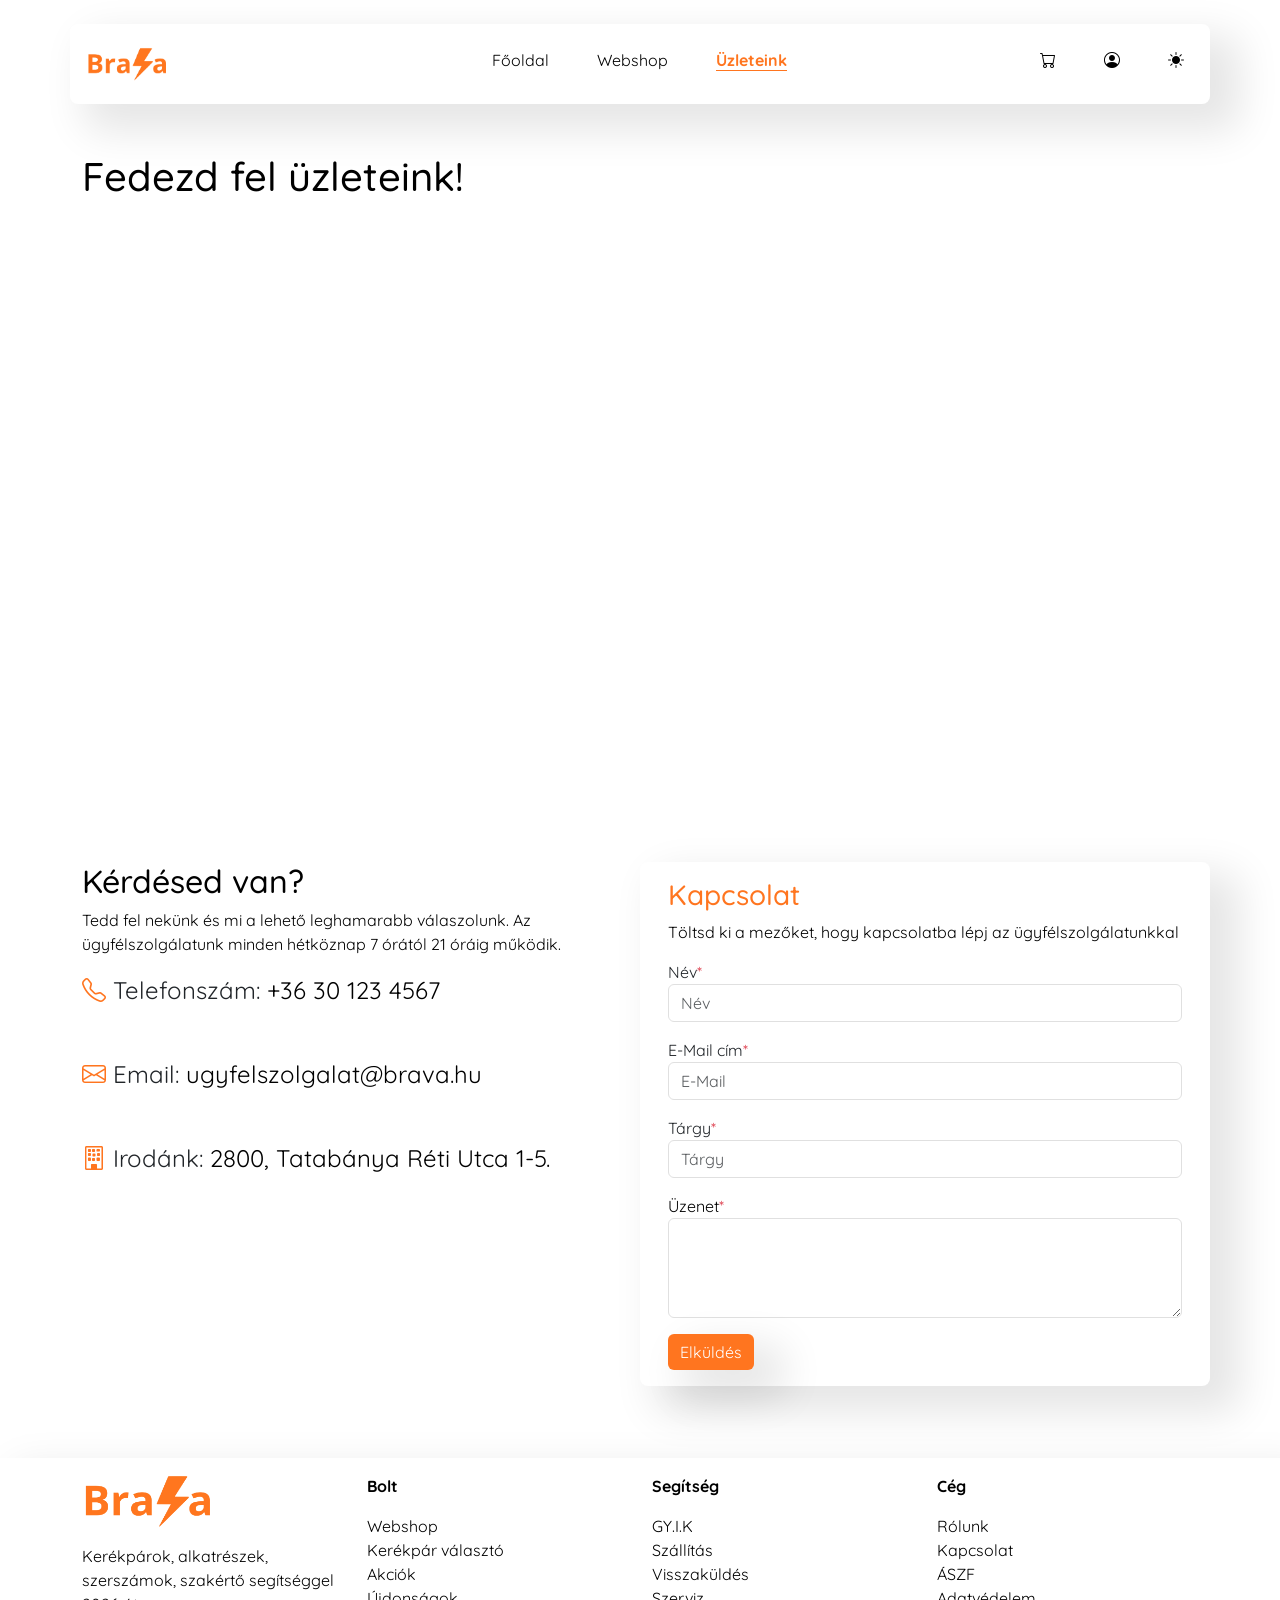
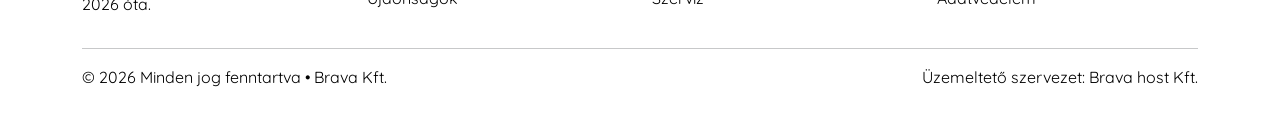
<file: shops.html>
<!DOCTYPE html>
<html lang="hu">
<head>
    <meta charset="UTF-8">
    <meta name="viewport" content="width=device-width, initial-scale=1.0">
    <link rel="stylesheet" href="css/bootstrap.min.css">
    <link rel="stylesheet" href="https://cdn.jsdelivr.net/npm/bootstrap-icons@1.13.1/font/bootstrap-icons.min.css">
    <link rel="stylesheet" href="css/style.css">
    <link rel="stylesheet" href="css/shops.css">
    <link rel="stylesheet" href="css/mobile.css">
    <link rel="shortcut icon" href="assets/img/favicon-16x16.webp" type="image/x-icon">
    <meta property="og:title" content="Brava - Üzleteink" />
    <meta property="og:description" content="Kerékpárok, alkatrészek, szerszámok, szakértő segítséggel 2026 óta." />
    <meta property="og:url" content="https://solareclipserp.hu/brava/shops.html" />
    <meta property="og:image" content="https://solareclipserp.hu/assets/img/BraVa.webp" />
    <meta name="description" content="Kerékpárok, alkatrészek, szerszámok, szakértő segítséggel 2026 óta.">
    <meta name="description" content="Kerékpárok, alkatrészek, szerszámok, szakértő segítséggel 2026 óta.">
    <title>BraVa - Üzleteink</title>
</head>
<body>
    <header>
        <div class="nav m-4">
            <div class="container p-3 rounded-3">
                <div class="row align-items-center">
                    <div class="col-lg-2"><a href="index.html"><img class="w-50 logo" src="assets/img/BraVa.webp" alt="BraVa"></a></div>
                    <div class="col-lg-8">
                        <nav><ul class="d-flex justify-content-center gap-5 mt-2 list-unstyled">
                            <li><a class="text-decoration-none" href="index.html">Főoldal</a></li>
                            <li><a class="text-decoration-none" href="webshop.html">Webshop</a></li>
                            <li><a class="text-decoration-none aktiv" href="shops.html">Üzleteink</a></li>
                        </ul></nav>
                    </div>
                    <div class="col-lg-2">
                        <nav><ul class="d-flex justify-content-center gap-5 mt-2 list-unstyled">
                            <li><a class="text-decoration-none ikon" href="checkout.html"><i class="bi bi-cart"></i></a></li>
                            <li><a class="text-decoration-none ikon" href="profile.html"><i class="bi bi-person-circle"></i></a></li>
                            <li><a class="text-decoration-none ikon theme-toggle" href="javascript:void(0)" onclick="toggleTheme()"><i class="bi bi-brightness-high-fill ikon"></i></a></li>
                        </ul></nav>
                    </div>
                </div>
            </div>
        </div>
    </header>
    <main>
        <section>
            <div class="container py-4">
                <h1 class="mb-2">Fedezd fel üzleteink!</h1>
                <iframe class="shops-map rounded-3" src="https://www.google.com/maps/embed?pb=!1m18!1m12!1m3!1d2691.125038288363!2d18.3888040547673!3d47.58480994411318!2m3!1f0!2f0!3f0!3m2!1i1024!2i768!4f13.1!3m3!1m2!1s0x476a38d7784035c5%3A0x8a2ccaa40feb09e3!2zS2Vyw6lrcMOhciBzemVydml6IFRhdGFiw6FueWEgRMOzenNha2VydCBFcmTDqXN6IHUuIEvDtnp2ZXRsZW7DvGwgYSBLZXLDqWtww6FyIMO6dCBtZWxsZXR0ISAu!5e0!3m2!1shu!2shu!4v1778431189395!5m2!1shu!2shu" allowfullscreen="" loading="lazy" referrerpolicy="no-referrer-when-downgrade"></iframe>
            </div>
        </section>
        <section>
            <div class="container py-4">
                <div class="row">
                    <div class="col-lg-6 pe-3">
                        <h2>Kérdésed van?</h2>
                        <p>Tedd fel nekünk és mi a lehető leghamarabb válaszolunk. Az ügyfélszolgálatunk minden hétköznap 7 órától 21 óráig működik.</p>
                        <ul class="list-unstyled">
                            <li class="fs-4 mb-5"><i class="bi bi-telephone nari"></i> Telefonszám: <a href="tel:+36301234567" class="text-decoration-none">+36 30 123 4567</a></li>
                            <li class="fs-4 mb-5"><i class="bi bi-envelope nari"></i> Email: <a href="mailto:ugyfelszolgalat@brava.hu" class="text-decoration-none">ugyfelszolgalat@brava.hu</a></li>
                            <li class="fs-4"><i class="bi bi-building nari"></i> Irodánk: <a href="https://maps.app.goo.gl/M3V8wCmP5TurDfVd6" class="text-decoration-none">2800, Tatabánya Réti Utca 1-5.</a></li>
                        </ul>
                    </div>
                    <div class="col-lg-6 rounded-3 kapcsolat">
                        <div class="p-3">
                            <h3 class="nari">Kapcsolat</h3>
                            <p>Töltsd ki a mezőket, hogy kapcsolatba lépj az ügyfélszolgálatunkkal</p>
                            <div class="mb-3"><label>Név<span class="text-danger">*</span></label><input type="text" class="form-control" placeholder="Név"></div>
                            <div class="mb-3"><label>E-Mail cím<span class="text-danger">*</span></label><input type="email" class="form-control" placeholder="E-Mail"></div>
                            <div class="mb-3"><label>Tárgy<span class="text-danger">*</span></label><input type="text" class="form-control" placeholder="Tárgy"></div>
                            <div class="mb-3"><p class="m-0">Üzenet<span class="text-danger">*</span></p><textarea class="form-control" style="height:100px"></textarea></div>
                            <button class="btn i-web">Elküldés</button>
                        </div>
                    </div>
                </div>
            </div>
        </section>
    </main>
    <div class="pt-4">
        <footer class="py-3 mt-4">
            <div class="container">
                <div class="row">
                    <div class="col-lg-3"><p><img class="w-50" src="assets/img/BraVa.webp" alt="BraVa logó"></p><p>Kerékpárok, alkatrészek, szerszámok, szakértő segítséggel 2026 óta.</p></div>
                    <div class="col-lg-3 mx-auto"><p class="fw-bold">Bolt</p><ul class="list-unstyled"><li><a href="webshop.html" class="text-decoration-none">Webshop</a></li><li><a href="kerekpar-valaszto.html" class="text-decoration-none">Kerékpár választó</a></li><li><a href="webshop.html" class="text-decoration-none">Akciók</a></li><li><a href="webshop.html" class="text-decoration-none">Újdonságok</a></li></ul></div>
                    <div class="col-lg-3 mx-auto"><p class="fw-bold">Segítség</p><ul class="list-unstyled"><li><a href="index.html" class="text-decoration-none">GY.I.K</a></li><li><a href="index.html" class="text-decoration-none">Szállítás</a></li><li><a href="index.html" class="text-decoration-none">Visszaküldés</a></li><li><a href="index.html" class="text-decoration-none">Szerviz</a></li></ul></div>
                    <div class="col-lg-3 mx-auto"><p class="fw-bold">Cég</p><ul class="list-unstyled"><li><a href="index.html" class="text-decoration-none">Rólunk</a></li><li><a href="index.html" class="text-decoration-none">Kapcsolat</a></li><li><a href="index.html" class="text-decoration-none">ÁSZF</a></li><li><a href="index.html" class="text-decoration-none">Adatvédelem</a></li></ul></div>
                </div>
                <hr>
                <div class="row">
                    <div class="col-lg-6"><p>&copy; 2026 Minden jog fenntartva &bull; <a class="text-decoration-none" href="index.html">Brava Kft.</a></p></div>
                    <div class="col-lg-6"><p class="text-end">Üzemeltető szervezet: <a class="text-decoration-none" href="index.html">Brava host Kft.</a></p></div>
                </div>
            </div>
        </footer>
    </div>
    <nav class="mobil-navigacio">
        <div class="mobile-bottom-nav">
            <div class="mobile-nav-container">
                <div class="mobile-nav-item"><a href="index.html" class="mobile-nav-link"><i class="bi bi-house"></i><span class="mobile-nav-label">Főoldal</span></a></div>
                <div class="mobile-nav-item"><a href="webshop.html" class="mobile-nav-link"><i class="bi bi-shop-window"></i><span class="mobile-nav-label">Webshop</span></a></div>
                <div class="mobile-nav-item"><a href="checkout.html" class="mobile-nav-link"><i class="bi bi-cart"></i><span class="mobile-nav-label">Kosár</span></a></div>
                <div class="mobile-nav-item"><a href="shops.html" class="mobile-nav-link nari"><i class="bi bi-map"></i><span class="mobile-nav-label">Üzleteink</span></a></div>
                <div class="mobile-nav-item"><a href="profile.html" class="mobile-nav-link"><i class="bi bi-person-circle"></i><span class="mobile-nav-label">Fiók</span></a></div>
            </div>
        </div>
    </nav>
    <script src="js/bootstrap.bundle.min.js"></script>
    <script src="js/jquery-4.0.0.min.js"></script>
    <script src="js/script.js"></script>
    <!-- Start cookieyes banner --> <script id="cookieyes" type="text/javascript" src="https://cdn-cookieyes.com/client_data/ce1d2c303b4c7f936a6dcf05f1f721b2/script.js"></script> <!-- End cookieyes banner -->
</body>
</html>
</file>
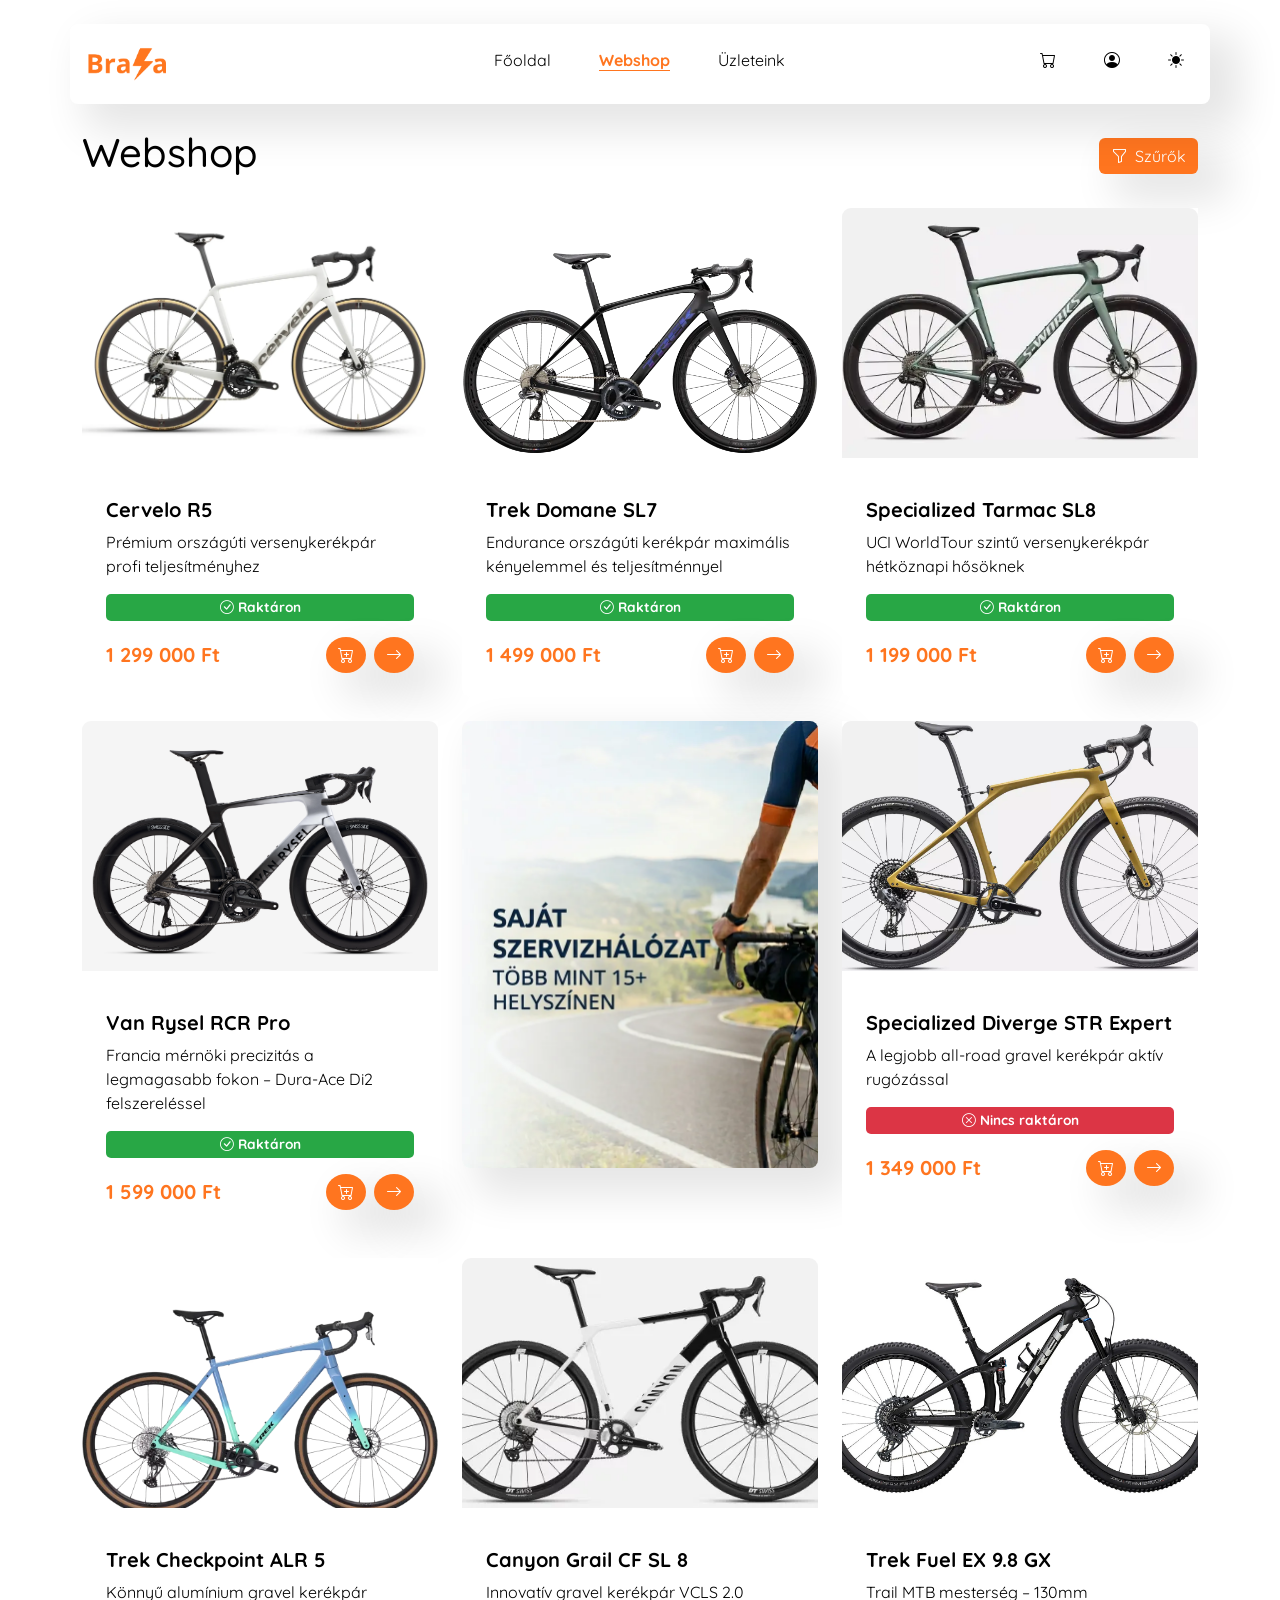
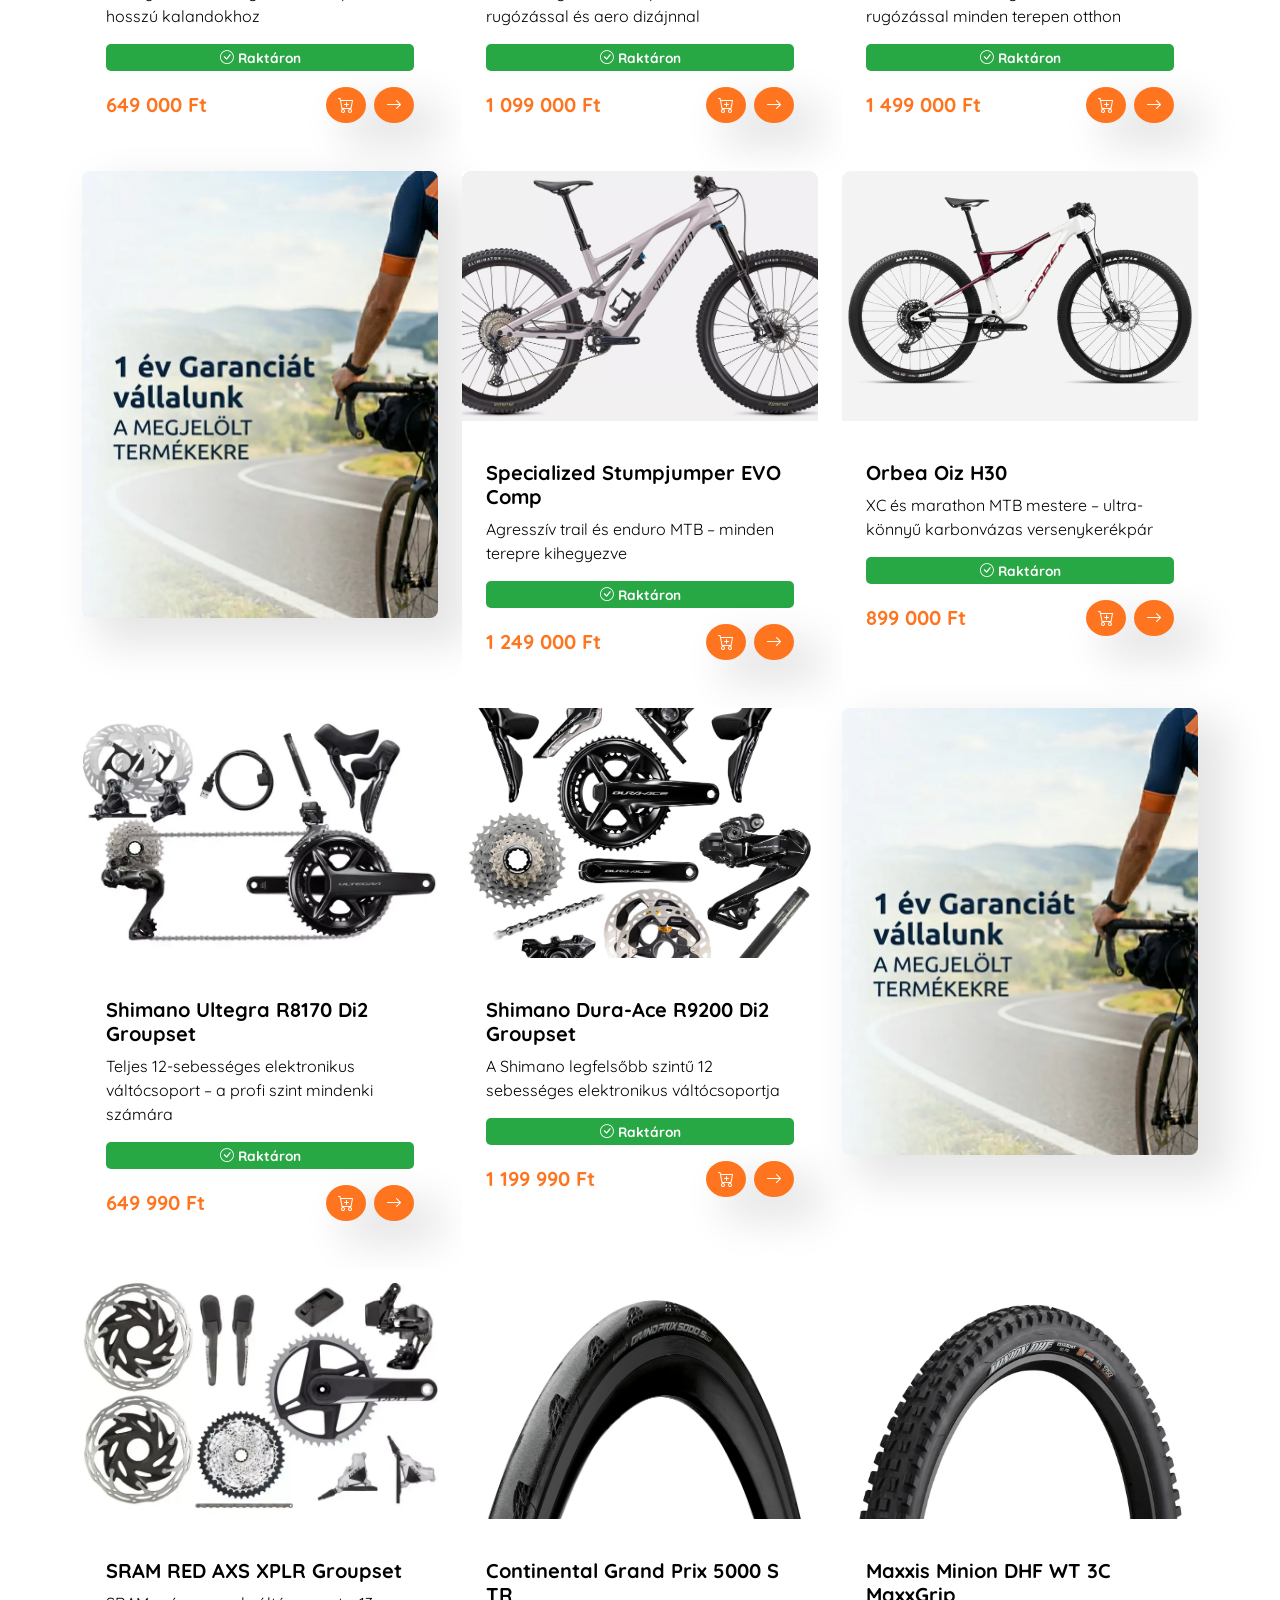
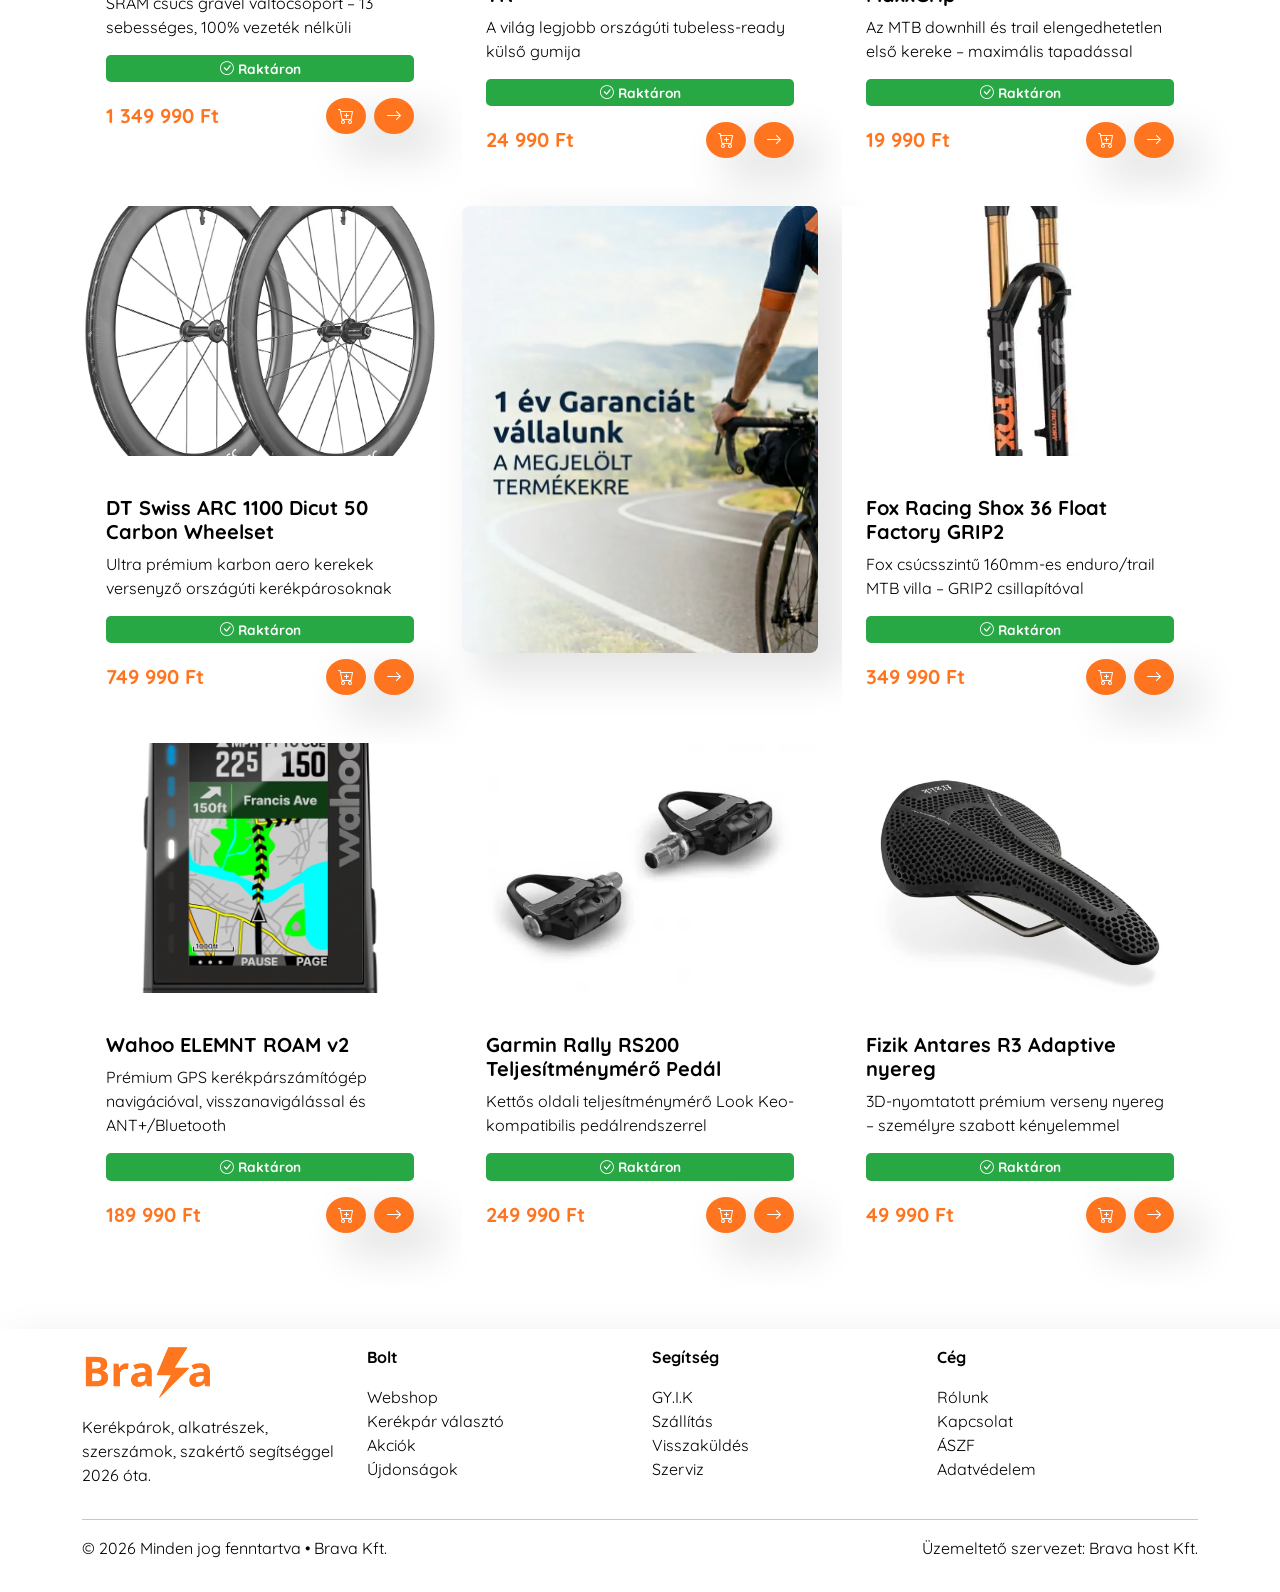
<file: webshop.html>
<!DOCTYPE html>
<html lang="hu">
<head>
<meta charset="UTF-8">
<meta name="viewport" content="width=device-width, initial-scale=1.0">
<link rel="stylesheet" href="css/bootstrap.min.css">
<link rel="stylesheet" href="https://cdn.jsdelivr.net/npm/bootstrap-icons@1.13.1/font/bootstrap-icons.min.css">
<link rel="stylesheet" href="css/style.css">
<link rel="stylesheet" href="css/webshop.css">
<link rel="stylesheet" href="css/mobile.css">
<link rel="shortcut icon" href="assets/img/favicon-16x16.webp" type="image/x-icon">
<meta property="og:title" content="Brava - Webshop" />
<meta property="og:description" content="Kerékpárok, alkatrészek, szerszámok, szakértő segítséggel 2026 óta." />
<meta property="og:url" content="https://solareclipserp.hu/brava/webshop.html" />
<meta property="og:image" content="https://solareclipserp.hu/assets/img/BraVa.webp" />
<meta name="description" content="Kerékpárok, alkatrészek, szerszámok, szakértő segítséggel 2026 óta.">
<meta name="description" content="Kerékpárok, alkatrészek, szerszámok, szakértő segítséggel 2026 óta.">
<title>BraVa - Webshop</title>
</head>
<body>
<header>
    <div class="nav m-4">
        <div class="container p-3 rounded-3">
            <div class="row align-items-center">
                <div class="col-lg-2"><a href="index.html"><img class="w-50" src="assets/img/BraVa.webp" alt="BraVa"></a></div>
                <div class="col-lg-8">
                    <nav><ul class="d-flex justify-content-center gap-5 mt-2 list-unstyled">
                        <li><a class="text-decoration-none" href="index.html">Főoldal</a></li>
                        <li><a class="text-decoration-none aktiv" href="webshop.html">Webshop</a></li>
                        <li><a class="text-decoration-none" href="shops.html">Üzleteink</a></li>
                    </ul></nav>
                </div>
                <div class="col-lg-2">
                    <nav><ul class="d-flex justify-content-center gap-5 mt-2 list-unstyled">
                        <li><a class="text-decoration-none ikon" href="checkout.html"><i class="bi bi-cart"></i></a></li>
                        <li><a class="text-decoration-none ikon" href="profile.html"><i class="bi bi-person-circle"></i></a></li>
                        <li><a class="text-decoration-none ikon theme-toggle" href="javascript:void(0)" onclick="toggleTheme()"><i class="bi bi-brightness-high-fill ikon"></i></a></li>
                    </ul></nav>
                </div>
            </div>
        </div>
    </div>
</header>
<main>
    <section class="container my-4">
        <div class="d-flex justify-content-between align-items-center mb-4">
            <h1>Webshop</h1>
            <button class="btn i-web" data-bs-toggle="modal" data-bs-target="#filterModal"><i class="bi bi-funnel me-2"></i>Szűrők</button>
        </div>
        <div id="activeFilters" class="mb-3"></div>
        <div id="productGrid" class="row g-4"></div>
    </section>
</main>
<button id="scrollToTop" class="scroll-to-top fs-4"><i class="bi bi-arrow-up"></i></button>
<div class="modal fade" id="filterModal" tabindex="-1">
    <div class="modal-dialog modal-dialog-centered">
        <div class="modal-content">
            <div class="modal-header">
                <h5 class="modal-title">Szűrők</h5>
                <button type="button" class="btn-close" data-bs-dismiss="modal"></button>
            </div>
            <div class="modal-body">
                <div class="mb-4">
                    <h6 class="fw-bold mb-3">Kategória</h6>
                    <div class="form-check"><input class="form-check-input" type="checkbox" value="kerekpar" id="cat1"><label class="form-check-label" for="cat1">Kerékpárok</label></div>
                    <div class="form-check"><input class="form-check-input" type="checkbox" value="alkatresz" id="cat2"><label class="form-check-label" for="cat2">Alkatrészek</label></div>
                </div>
                <div class="mb-4">
                    <h6 class="fw-bold mb-3">Márka</h6>
                    <div class="form-check"><input class="form-check-input" type="checkbox" value="Cervelo" id="brand1"><label class="form-check-label" for="brand1">Cervelo</label></div>
                    <div class="form-check"><input class="form-check-input" type="checkbox" value="Trek" id="brand2"><label class="form-check-label" for="brand2">Trek</label></div>
                    <div class="form-check"><input class="form-check-input" type="checkbox" value="Specialized" id="brand3"><label class="form-check-label" for="brand3">Specialized</label></div>
                    <div class="form-check"><input class="form-check-input" type="checkbox" value="Shimano" id="brand4"><label class="form-check-label" for="brand4">Shimano</label></div>
                    <div class="form-check"><input class="form-check-input" type="checkbox" value="Sram" id="brand5"><label class="form-check-label" for="brand5">Sram</label></div>
                    <div class="form-check"><input class="form-check-input" type="checkbox" value="Continental" id="brand6"><label class="form-check-label" for="brand6">Continental</label></div>
                    <div class="form-check"><input class="form-check-input" type="checkbox" value="Van Rysel" id="brand7"><label class="form-check-label" for="brand7">Van Rysel</label></div>
                    <div class="form-check"><input class="form-check-input" type="checkbox" value="Canyon" id="brand8"><label class="form-check-label" for="brand8">Canyon</label></div>
                    <div class="form-check"><input class="form-check-input" type="checkbox" value="Orbea" id="brand9"><label class="form-check-label" for="brand9">Orbea</label></div>
                    <div class="form-check"><input class="form-check-input" type="checkbox" value="DT Swiss" id="brand10"><label class="form-check-label" for="brand10">DT Swiss</label></div>
                    <div class="form-check"><input class="form-check-input" type="checkbox" value="Maxxis" id="brand11"><label class="form-check-label" for="brand11">Maxxis</label></div>
                    <div class="form-check"><input class="form-check-input" type="checkbox" value="Fox" id="brand12"><label class="form-check-label" for="brand12">Fox</label></div>
                    <div class="form-check"><input class="form-check-input" type="checkbox" value="Garmin" id="brand13"><label class="form-check-label" for="brand13">Garmin</label></div>
                    <div class="form-check"><input class="form-check-input" type="checkbox" value="Wahoo" id="brand14"><label class="form-check-label" for="brand14">Wahoo</label></div>
                    <div class="form-check"><input class="form-check-input" type="checkbox" value="Fizik" id="brand15"><label class="form-check-label" for="brand15">Fizik</label></div>
                </div>
                <div class="mb-4">
                    <h6 class="fw-bold mb-3">Ár</h6>
                    <div class="d-flex gap-3 align-items-center">
                        <input type="number" class="form-control" id="minPrice" placeholder="Min">
                        <span>-</span>
                        <input type="number" class="form-control" id="maxPrice" placeholder="Max">
                    </div>
                </div>
                <div class="mb-4">
                    <div class="form-check"><input class="form-check-input" type="checkbox" id="inStock"><label class="form-check-label" for="inStock">Csak raktáron lévő termékek</label></div>
                </div>
            </div>
            <div class="modal-footer">
                <button type="button" class="btn btn-secondary" onclick="clearFilters()">Törlés</button>
                <button type="button" class="btn i-web" data-bs-dismiss="modal" onclick="applyFilters()">Alkalmaz</button>
            </div>
        </div>
    </div>
</div>
<div class="pt-4">
    <footer class="py-3 mt-4">
        <div class="container">
            <div class="row">
                <div class="col-lg-3"><p><img class="w-50" src="assets/img/BraVa.webp" alt="BraVa logó"></p><p>Kerékpárok, alkatrészek, szerszámok, szakértő segítséggel 2026 óta.</p></div>
                <div class="col-lg-3 mx-auto"><p class="fw-bold">Bolt</p><ul class="list-unstyled"><li><a href="webshop.html" class="text-decoration-none">Webshop</a></li><li><a href="kerekpar-valaszto.html" class="text-decoration-none">Kerékpár választó</a></li><li><a href="webshop.html" class="text-decoration-none">Akciók</a></li><li><a href="webshop.html" class="text-decoration-none">Újdonságok</a></li></ul></div>
                <div class="col-lg-3 mx-auto"><p class="fw-bold">Segítség</p><ul class="list-unstyled"><li><a href="index.html" class="text-decoration-none">GY.I.K</a></li><li><a href="index.html" class="text-decoration-none">Szállítás</a></li><li><a href="index.html" class="text-decoration-none">Visszaküldés</a></li><li><a href="index.html" class="text-decoration-none">Szerviz</a></li></ul></div>
                <div class="col-lg-3 mx-auto"><p class="fw-bold">Cég</p><ul class="list-unstyled"><li><a href="index.html" class="text-decoration-none">Rólunk</a></li><li><a href="index.html" class="text-decoration-none">Kapcsolat</a></li><li><a href="index.html" class="text-decoration-none">ÁSZF</a></li><li><a href="index.html" class="text-decoration-none">Adatvédelem</a></li></ul></div>
            </div>
            <hr>
            <div class="row">
                <div class="col-lg-6"><p>&copy; 2026 Minden jog fenntartva &bull; <a class="text-decoration-none" href="index.html">Brava Kft.</a></p></div>
                <div class="col-lg-6"><p class="text-end">Üzemeltető szervezet: <a class="text-decoration-none" href="index.html">Brava host Kft.</a></p></div>
            </div>
        </div>
    </footer>
</div>
<nav class="mobil-navigacio">
    <div class="mobile-bottom-nav">
        <div class="mobile-nav-container">
            <div class="mobile-nav-item"><a href="index.html" class="mobile-nav-link"><i class="bi bi-house"></i><span class="mobile-nav-label">Főoldal</span></a></div>
            <div class="mobile-nav-item"><a href="webshop.html" class="mobile-nav-link nari"><i class="bi bi-shop-window"></i><span class="mobile-nav-label">Webshop</span></a></div>
            <div class="mobile-nav-item"><a href="checkout.html" class="mobile-nav-link"><i class="bi bi-cart"></i><span class="mobile-nav-label">Kosár</span></a></div>
            <div class="mobile-nav-item"><a href="shops.html" class="mobile-nav-link"><i class="bi bi-map"></i><span class="mobile-nav-label">Üzleteink</span></a></div>
            <div class="mobile-nav-item"><a href="profile.html" class="mobile-nav-link"><i class="bi bi-person-circle"></i><span class="mobile-nav-label">Fiók</span></a></div>
        </div>
    </div>
</nav>
<script src="js/bootstrap.bundle.min.js"></script>
<script src="js/jquery-4.0.0.min.js"></script>
<script src="js/products.js"></script>
<script src="js/script.js"></script>
<script src="js/webshop.js"></script>
<!-- Start cookieyes banner --> <script id="cookieyes" type="text/javascript" src="https://cdn-cookieyes.com/client_data/ce1d2c303b4c7f936a6dcf05f1f721b2/script.js"></script> <!-- End cookieyes banner -->
</body>
</html>
</file>
<file: css/style.css>
@import url('https://fonts.googleapis.com/css2?family=Quicksand:wght@300..700&display=swap');
:root {
    --bg-primary: #ffffff;
    --bg-secondary: #f5efe6;
    --text-primary: #000000;
    --text-secondary: #666666;
    --accent-color: #ff751f;
    --accent-hover: #e66a1c;
    --shadow-color: rgba(0,0,0,0.1);
    --overlay-bg: rgba(0,0,0,0.72);
    --border-color: #e0e0e0;
    --success: #28a745;
    --error: #dc3545;
    --shadow-lg: 22px 19px 40px 8px var(--shadow-color);
}
[data-theme="dark"] {
    --bg-primary: #1a1a1a;
    --bg-secondary: #2d2d2d;
    --text-primary: #ffffff;
    --text-secondary: #b0b0b0;
    --shadow-color: rgba(0,0,0,0.5);
    --overlay-bg: rgba(0,0,0,0.85);
    --border-color: #404040;
}
body { font-family: "Quicksand", sans-serif; }
body, .nav .container, .k-val, .form-control, .form-control:focus, .modal-content { background-color: var(--bg-primary); }
p, span, h1, h2, h3, h4, h5, h6, ul li a, footer a, .v-web, .k-val, .form-control, .form-control:focus, .modal-content, .step.completed .step-label { color: var(--text-primary); }
p, ul li a, .go, .step::after, footer, .step-circle, span, h1, h2, h3, h4, h5, h6, ul li a, footer a, .v-web, .k-val, body, .checkout-header .nav-inner, .scroll-to-top, .nav .container, .form-control, .theme-toggle, .summary-panel { transition: all 0.3s ease; }
.nari, .aktiv, ul li a:hover, .kats a:hover, footer a:hover, .v-web:hover, .step.active .step-label, .step.aktiv .step-label { color: var(--accent-color) !important; }
header { position: sticky; top: 2.6%; z-index: 1000; }
.kats a, .i-web, .i-web:hover, .k-val:hover, .scroll-to-top, .cart-badge, .step.completed .step-circle, .qty-btn:hover, .checkout-btn, .promo-input-group button, .carousel-btn:hover, .wizard-nav-btn, .result-rank, .mobile-cart-badge, .mobile-cat:hover, .mobile-hero-badge, .mobile-hero-info p, .mobile-promo-strip p, .mobile-promo-pill, .mobile-add-btn i, .lightbox-btn, .profile-avatar, .promo-card h3, .badge-out-of-stock, .promo-card p { color: var(--bg-primary); }
button, .nav .container, footer, .rideForm, .profile-stat, .stat-tile, .chart-wrap, .shipping-info, .cart-item-img, .profile-avatar, .garage-card, .shipping-success, .promo-body, .checkout-header .nav-inner, .summary-panel, .cart-panel, .h-img, .info-section .col-lg-12, .carousel-container, .carousel-card, .k-val-sec .col-lg-6:last-of-type, .hirlevel, .wizard-header .nav-inner, .wizard-panel, .option-card:hover, .result-card:hover, .mobile-product-card, .mobile-bottom-nav, .filter-badge, .mobile-dropdown-menu, .profile-hero, .profile-tabs, .profile-panel, .garage-card:hover, .kapcsolat, .product-card-shop:hover, .promo-card { box-shadow: var(--shadow-lg); }
.aktiv { font-weight: bold; border-bottom: 0.5px solid var(--accent-color); }
ul li a:hover, .go:hover, .form-control:focus, .step.active .step-circle, .step.aktiv .step-circle, .step.completed .step-circle { border-color: var(--accent-color); }
.ikon:hover, .btn { border: none; }
.i-web, .k-val:hover, .scroll-to-top, .step.completed::after, .step.active .step-circle, .step.aktiv .step-circle, .step.completed .step-circle { background-color: var(--accent-color); }
.i-web:hover, .scroll-to-top:hover { background-color: var(--accent-hover); }
.form-control { border: 1px solid var(--border-color); }
.theme-toggle { cursor: pointer; }
.modal-header { border-bottom: 1px solid var(--border-color); }
.modal-footer { border-top: 1px solid var(--border-color); }
a[href="checkout.html"] { position: relative; }
.scroll-to-top {
    position: fixed;
    right: 30px;
    bottom: 30px;
    width: 50px;
    height: 50px;
    border: none;
    border-radius: 50%;
    cursor: pointer;
    opacity: 0;
    visibility: hidden;
    z-index: 999;
    box-shadow: 0 4px 15px rgba(255,117,31,0.3);
}
.scroll-to-top.show { opacity: 1; visibility: visible; }
.cart-badge {
    position: absolute;
    top: -6px;
    right: -8px;
    width: 18px;
    height: 18px;
    border-radius: 50%;
    background: var(--accent-color);
    font-size: 0.65rem;
    font-weight: 700;
    pointer-events: none;
}
.step-bar { display: flex; align-items: center; justify-content: center; }
.step {
    display: flex;
    flex-direction: column;
    align-items: center;
    position: relative;
    min-width: 100px;
}
.step::after {
    content: '';
    position: absolute;
    top: 16px;
    left: calc(50% + 16px);
    width: calc(100% - 32px);
    height: 2px;
    background-color: var(--border-color);
}
.step:last-child::after, .checkout-wrapper .step.completed::after { display: none; }
.step-circle {
    width: 32px;
    height: 32px;
    border-radius: 50%;
    display: flex;
    align-items: center;
    justify-content: center;
    border: 2px solid var(--border-color);
    color: var(--text-secondary);
    z-index: 1;
}
.step-label { margin-top: 6px; color: var(--text-secondary); }
.shops-map { width: 100%; max-width: 1300px; height: 600px; border: 0; }
.kapcsolat { background-color: var(--bg-primary); transition: background-color 0.3s ease; }
</file>
<file: css/home.css>
.product-card .card {
    background-color: var(--bg-primary);
    border: none;
    border-radius: 9px;
    overflow: hidden;
    transition: all 0.3s ease;
}
.product-card .card:hover, .carousel-card:hover { transform: translateY(-5px); }
.card-img-top { width: 100%; height: 100%; }
.overlay {
    position: absolute;
    bottom: 0;
    left: 0;
    right: 0;
    padding: 30px;
    background-color: var(--overlay-bg);
    border-top-left-radius: 9px;
    border-top-right-radius: 9px;
    transform: translateY(100%);
    transition: opacity 0.3s ease, transform 0.3s ease;
}
.product-card:hover .overlay { transform: translateY(0); }
.info-section .col-lg-12, .k-val-sec .col-lg-6:last-of-type, .hirlevel {
    background-color: var(--bg-primary);
    transition: background-color 0.3s ease;
}
.info-icon { background-color: var(--bg-secondary); transition: background-color 0.3s ease; }
.carousel-container { position: relative; background-color: var(--bg-primary); }
.carousel-scroll {
    display: flex;
    gap: 20px;
    overflow: hidden;
    scroll-behavior: smooth;
    padding: 10px 0;
}
.carousel-card {
    min-width: 280px;
    height: 380px;
    position: relative;
    border-radius: 9px;
    background-color: var(--bg-primary);
    transition: transform 0.3s ease, background-color 0.3s ease;
}
.carousel-card img {
    width: 100%;
    height: 200px;
    object-fit: cover;
    border-radius: 9px 9px 0 0;
}
.carousel-card .card-body .d-flex {
    position: absolute;
    left: 1rem;
    right: 1rem;
    bottom: 1rem;
}
.carousel-btn {
    position: absolute;
    top: 50%;
    width: 40px;
    height: 40px;
    cursor: pointer;
    z-index: 10;
    color: var(--accent-color);
    background-color: var(--bg-primary);
    transform: translateY(-50%);
    transition: background-color 0.3s ease;
}
.carousel-btn:hover { background-color: var(--accent-color); }
.carousel-btn.prev { left: -20px; }
.carousel-btn.next { right: -20px; }
</file>
<file: css/mobile.css>
.mobil-navigacio { display: none; }
.mobile-logo-container {
    display: none;
    position: sticky;
    top: 0;
    z-index: 1020;
    padding: 10px 18px;
    background-color: var(--bg-primary);
    box-shadow: 0 1px 0 var(--border-color);
    align-items: center;
    justify-content: center;
    text-align: center;
}
.mobile-logo { flex: 1; display: flex; justify-content: center; }
.mobile-logo img { max-height: 36px; width: auto; }
.mobile-top-icons { display: flex; align-items: center; gap: 14px; }
.mobile-top-icons a { position: relative; color: var(--text-primary); }
.mobile-top-icons i { font-size: 22px; }
.mobile-cart-badge {
    position: absolute;
    top: -5px;
    right: -7px;
    width: 16px;
    height: 16px;
    display: flex;
    align-items: center;
    justify-content: center;
    border-radius: 50%;
    background: var(--accent-color);
    font-size: 9px;
    font-weight: 700;
}
.mobile-search-bar { padding: 10px 16px; background: var(--bg-primary); }
.mobile-search-inner {
    display: flex;
    align-items: center;
    gap: 10px;
    padding: 10px 14px;
    border-radius: 12px;
    background: var(--bg-secondary);
}
.mobile-search-inner i { font-size: 17px; color: var(--text-secondary); }
.mobile-search-inner input {
    width: 100%;
    border: none;
    background: transparent;
    font-family: inherit;
    font-size: 14px;
    color: var(--text-primary);
    outline: none;
}
.mobile-search-inner input::placeholder { color: var(--text-secondary); }
.mobile-cats {
    display: flex;
    gap: 8px;
    padding: 10px 16px 6px;
    overflow-x: auto;
    scrollbar-width: none;
}
.mobile-cats::-webkit-scrollbar { display: none; }
.mobile-cat {
    padding: 7px 16px;
    border: none;
    border-radius: 20px;
    background: var(--bg-secondary);
    color: var(--text-primary);
    font-family: inherit;
    font-size: 13px;
    font-weight: 500;
    white-space: nowrap;
    cursor: pointer;
    transition: all 0.2s ease;
}
.mobile-cat.active, .mobile-cat:hover { background: var(--accent-color); }
.mobile-section-head {
    display: flex;
    justify-content: space-between;
    align-items: center;
    padding: 16px 16px 10px;
}
.mobile-section-head h2 { font-size: 16px; font-weight: 700; }
.mobile-section-head a { font-size: 13px; font-weight: 600; color: var(--accent-color); text-decoration: none; }
.mobile-hero-scroll {
    display: flex;
    gap: 12px;
    padding: 0 16px 16px;
    overflow-x: auto;
    scrollbar-width: none;
}
.mobile-hero-scroll::-webkit-scrollbar { display: none; }
.mobile-hero-card {
    position: relative;
    flex-shrink: 0;
    min-width: 190px;
    height: 230px;
    overflow: hidden;
    border-radius: 16px;
    cursor: pointer;
    transition: transform 0.2s ease;
}
.mobile-hero-card:active { transform: scale(0.97); }
.mobile-hero-card img { width: 100%; height: 100%; object-fit: cover; }
.mobile-hero-badge {
    position: absolute;
    top: 10px;
    left: 10px;
    padding: 4px 10px;
    border-radius: 8px;
    background: var(--accent-color);
    font-size: 11px;
    font-weight: 700;
}
.mobile-hero-info {
    position: absolute;
    bottom: 0;
    left: 0;
    right: 0;
    padding: 14px 12px;
    background: linear-gradient(transparent, rgba(0,0,0,0.65));
}
.mobile-hero-info p { margin-bottom: 2px; font-size: 13px; font-weight: 600; }
.mobile-hero-info span { color: rgba(255,255,255,0.8); font-size: 12px; }
.mobile-promo-strip {
    display: flex;
    align-items: center;
    justify-content: space-between;
    gap: 10px;
    margin: 0 16px 16px;
    padding: 16px;
    border-radius: 16px;
    background: var(--accent-color);
    cursor: pointer;
    transition: opacity 0.2s ease;
}
.mobile-promo-strip:active { opacity: 0.9; }
.mobile-promo-strip p { margin-bottom: 3px; font-size: 13px; font-weight: 600; }
.mobile-promo-strip span { color: rgba(255,255,255,0.8); font-size: 12px; }
.mobile-promo-pill {
    flex-shrink: 0;
    padding: 8px 14px;
    border-radius: 10px;
    background: rgba(255,255,255,0.22);
    font-size: 12px;
    font-weight: 700;
    white-space: nowrap;
}
.mobile-product-grid {
    display: grid;
    grid-template-columns: 1fr 1fr;
    gap: 12px;
    padding: 0 16px 16px;
}
.mobile-product-card {
    overflow: hidden;
    border-radius: 14px;
    background: var(--bg-primary);
    cursor: pointer;
    transition: transform 0.2s ease;
}
.mobile-product-card:active { transform: scale(0.97); }
.mobile-product-card img { width: 100%; height: 130px; object-fit: cover; }
.mobile-product-body { padding: 10px 12px 12px; }
.mobile-product-name { margin-bottom: 4px; color: var(--text-primary); font-size: 13px; font-weight: 600; line-height: 1.3; }
.mobile-product-stars { display: flex; align-items: center; gap: 2px; margin-bottom: 6px; }
.mobile-product-stars i { font-size: 10px; color: #ffc41f; }
.mobile-product-stars span { margin-left: 2px; color: var(--text-secondary); font-size: 11px; }
.mobile-product-row { display: flex; justify-content: space-between; align-items: center; }
.mobile-product-price { color: var(--accent-color); font-size: 15px; font-weight: 700; }
.mobile-add-btn {
    flex-shrink: 0;
    width: 28px;
    height: 28px;
    display: flex;
    align-items: center;
    justify-content: center;
    border: none;
    border-radius: 8px;
    background: var(--accent-color);
    cursor: pointer;
    transition: background 0.2s ease;
}
.mobile-add-btn:hover { background: var(--accent-hover); }
.mobile-add-btn i { font-size: 16px; }
.mobile-bottom-nav {
    display: none;
    position: fixed;
    bottom: 0;
    left: 0;
    width: 100%;
    z-index: 1030;
    padding: 8px 0 14px;
    background-color: var(--bg-primary);
}
.mobile-nav-container { display: flex; justify-content: space-around; align-items: center; }
.mobile-nav-item { position: relative; flex: 1; text-align: center; }
.mobile-nav-link {
    display: flex;
    flex-direction: column;
    align-items: center;
    gap: 3px;
    padding: 4px 0;
    color: var(--text-secondary);
    text-decoration: none;
    transition: color 0.2s ease;
}
.mobile-nav-link i { font-size: 24px; }
.mobile-nav-label { font-size: 10px; font-weight: 500; }
.mobile-nav-link:hover, .mobile-nav-link.active { color: var(--accent-color); }
.mobile-nav-pip { width: 4px; height: 4px; margin: 1px auto 0; border-radius: 50%; background: var(--accent-color); }
.mobile-dropdown-menu {
    position: absolute;
    bottom: calc(100% + 8px);
    left: 50%;
    z-index: 1050;
    min-width: 180px;
    padding: 8px 0;
    border: 0.5px solid var(--border-color);
    border-radius: 14px;
    background-color: var(--bg-primary);
    display: none;
    transform: translateX(-50%);
}
.mobile-dropdown-menu::after {
    content: '';
    position: absolute;
    top: 100%;
    left: 50%;
    border: 7px solid transparent;
    border-top-color: var(--border-color);
    transform: translateX(-50%);
}
.mobile-dropdown-item {
    display: block;
    padding: 11px 18px;
    color: var(--text-primary);
    font-size: 14px;
    font-weight: 500;
    text-decoration: none;
    transition: all 0.15s ease;
}
.mobile-dropdown-item:hover { background-color: var(--bg-secondary); color: var(--accent-color); }
@media (max-width: 991.98px) {
    html, body { max-width: 100%; overflow-x: hidden; }
    body { padding-bottom: 78px; }
    header { display: none !important; }
    .mobile-logo-container { display: flex !important; }
    .mobil-navigacio { display: block !important; }
    .mobile-bottom-nav { display: block !important; }
    .container, .container-fluid { padding-left: 16px !important; padding-right: 16px !important; }
    section, .section { padding-left: 16px; padding-right: 16px; }
    h1, h2, h3, h4, h5, h6, p { max-width: 100%; word-break: break-word; }
    .row { row-gap: 1.25rem; }
    main { padding-top: .5rem; }
    .step-label { display: none; }
    .step { min-width: 60px; }
    .cart-panel, .summary-panel { padding: 1.25rem; }
    .summary-sticky { position: static; }
    .scroll-to-top { right: 16px; bottom: 88px; width: 44px; height: 44px; }
    iframe { width: 100% !important; height: 480px !important; }
    .carousel-container { margin: 0; padding: 0 16px; box-shadow: none; }
    .carousel-scroll { padding: 10px 0; gap: 14px; }
    .carousel-card { min-width: 200px; height: auto; min-height: 320px; }
    .carousel-card img { height: 160px; }
    .carousel-card .card-body { padding: 10px 12px 50px; }
    .carousel-card .card-body .d-flex { left: 10px; right: 10px; }
    .carousel-btn.prev { left: 4px; }
    .carousel-btn.next { right: 4px; }
    .h-img { box-shadow: 0 8px 24px var(--shadow-color); }
    .nav .container { box-shadow: none; }
    .k-val-sec .col-lg-6 { padding-right: 0 !important; padding-left: 0 !important; }
    .k-val-sec .col-lg-6:last-of-type { padding: 1.5rem !important; margin-top: 1rem; }
    .hirlevel .col-lg-6 { padding: 1rem !important; }
    footer .col-lg-3 { margin-bottom: 1rem; }
}
@media (max-width: 767.98px) {
    section .col-lg-6 h1, section .col-lg-6 p { width: auto !important; }
    section .d-flex.gap-5 { flex-direction: column; gap: 12px !important; }
    section .d-flex.gap-5 .btn { width: 100%; }
    .product-card.ps-0, .product-card.pe-0 { padding-left: 0 !important; padding-right: 0 !important; }
    .overlay { padding: 18px; }
    .info-section .d-flex.justify-content-center.gap-5 { flex-wrap: wrap; gap: 0 !important; }
    .info-section .d-flex.gap-2.p-3 { box-sizing: border-box; width: 50%; }
    .info-section .col-lg-12 { padding: 0.5rem !important; }
    .carousel-card { min-width: 220px; }
    .mobile-hero-card { min-width: 170px; height: 210px; }
    .logo { margin: 0 auto; }
    .kapcsolat { margin-top: 1rem; }
    footer .row .col-lg-6:last-child p { text-align: left !important; }
    footer .col-lg-3 { text-align: center; }
}
@media (max-width: 575.98px) {
    .cart-item-img { width: 70px; height: 70px; }
    .step::after { width: calc(100% - 24px); left: calc(50% + 12px); }
    .mobile-product-grid { gap: 8px; padding: 0 12px 16px; }
    .checkout-header, .wizard-header { padding: 0.5rem 0.75rem; }
    .checkout-header .nav-inner, .wizard-header .nav-inner { padding: 0.5rem 0.75rem; }
}
@media (min-width: 992px) {
    .mobil-navigacio, .mobile-logo-container, .mobile-bottom-nav { display: none !important; }
}
</file>
<file: css/kerekpar-valaszto.css>
.wizard-wrapper { min-height: 100vh; background-color: var(--bg-primary); }
.wizard-header { position: sticky; top: 0; z-index: 1000; padding: 1rem 1.5rem; }
.wizard-header .nav-inner {
    background-color: var(--bg-primary);
    border-radius: 12px;
    padding: 0.75rem 1.5rem;
    transition: background-color 0.3s ease;
}
.wizard-logo img { height: 36px; width: auto; }
.wizard-panel {
    min-height: 420px;
    display: flex;
    flex-direction: column;
    padding: 2rem;
    border-radius: 9px;
    background-color: var(--bg-primary);
    transition: background-color 0.3s ease;
}
.wizard-step-content { display: none; flex: 1; }
.wizard-step-content.active { display: flex; flex-direction: column; }
.option-grid {
    margin-top: 1rem;
    display: grid;
    grid-template-columns: repeat(auto-fill, minmax(160px, 1fr));
    gap: 1rem;
}
.option-card {
    padding: 1.25rem 1rem;
    text-align: center;
    border: 2px solid var(--border-color);
    border-radius: 9px;
    background-color: var(--bg-primary);
    cursor: pointer;
    transition: all 0.2s ease;
}
.option-card:hover { border-color: var(--accent-color); transform: translateY(-3px); }
.option-card.selected { border-color: var(--accent-color); background-color: rgba(255,117,31,0.06); }
.option-card i {
    display: block;
    margin-bottom: 0.5rem;
    font-size: 2rem;
    color: var(--text-secondary);
    transition: color 0.2s ease;
}
.option-card.selected i, .option-card:hover i { color: var(--accent-color); }
.option-card .option-label { font-weight: 600; }
.option-card .option-sub { color: var(--text-secondary); }
.range-track {
    -webkit-appearance: none;
    appearance: none;
    width: 100%;
    height: 6px;
    border-radius: 3px;
    background: linear-gradient(to right, var(--accent-color) 0%, var(--accent-color) 50%, var(--border-color) 50%);
    cursor: pointer;
    outline: none;
}
.range-track::-webkit-slider-thumb {
    -webkit-appearance: none;
    width: 22px;
    height: 22px;
    border-radius: 50%;
    background: var(--accent-color);
    box-shadow: 0 2px 8px rgba(255,117,31,0.4);
    cursor: pointer;
}
.range-track::-moz-range-thumb {
    width: 22px;
    height: 22px;
    border: none;
    border-radius: 50%;
    background: var(--accent-color);
    cursor: pointer;
}
.wizard-nav-btn {
    padding: 0.75rem 2rem;
    border: none;
    border-radius: 8px;
    background-color: var(--accent-color);
    cursor: pointer;
    transition: background 0.2s ease;
}
.wizard-nav-btn:hover { background-color: var(--accent-hover); }
.wizard-nav-btn:disabled { background-color: var(--border-color); cursor: not-allowed; }
.wizard-back-btn {
    padding: 0.75rem 2rem;
    border: 1px solid var(--border-color);
    border-radius: 8px;
    background: none;
    color: var(--text-primary);
    cursor: pointer;
    transition: all 0.2s ease;
}
.wizard-back-btn:hover { border-color: var(--accent-color); color: var(--accent-color); }
.result-card {
    overflow: hidden;
    border: 2px solid var(--border-color);
    border-radius: 9px;
    background-color: var(--bg-primary);
    cursor: pointer;
    transition: all 0.3s ease;
}
.result-card:hover { transform: translateY(-5px); border-color: var(--accent-color); }
.result-card img {
    width: 100%;
    height: 200px;
    padding: 1rem;
    object-fit: contain;
    background-color: var(--bg-secondary);
}
.result-card .result-body { padding: 1rem; }
.result-rank {
    width: 28px;
    height: 28px;
    display: flex;
    align-items: center;
    justify-content: center;
    border-radius: 50%;
    background-color: var(--accent-color);
    font-weight: 700;
}
.progress-dots { display: flex; justify-content: center; gap: 6px; margin-top: 1rem; }
.progress-dot {
    width: 8px;
    height: 8px;
    border-radius: 50%;
    background-color: var(--border-color);
    transition: background-color 0.3s ease;
}
.progress-dot.aktiv, .progress-dot.done { background-color: var(--accent-color); }
.progress-dot.done { opacity: 0.4; }
@media (max-width: 767.98px) {
    .option-grid { grid-template-columns: repeat(2, 1fr); }
    .k-val-h { text-align: center; }
    .wizard-panel { padding: 1.25rem; }
}
</file>
<file: css/product.css>
.product-gallery .main-image {
    overflow: hidden;
    border-radius: 9px;
    cursor: zoom-in;
}
.product-gallery .main-image img { transition: transform 0.3s ease; }
.product-gallery .main-image:hover img { transform: scale(1.05); }
.thumbnail-container { overflow-x: auto; }
.thumbnail-container img {
    width: 100px;
    height: 100px;
    object-fit: cover;
    border: 2px solid transparent;
    border-radius: 5px;
    opacity: 0.6;
    cursor: pointer;
    transition: all 0.3s ease;
}
.thumbnail-container img:hover, .thumbnail-container img.active { opacity: 1; border-color: var(--accent-color); }
.product-features { background-color: var(--bg-secondary); }
.lightbox-container {
    position: relative;
    display: flex;
    align-items: center;
    justify-content: center;
}
.lightbox-container img { max-height: 80vh; object-fit: contain; }
.lightbox-btn {
    position: absolute;
    width: 50px;
    height: 50px;
    border: none;
    border-radius: 50%;
    background-color: rgba(255,255,255,0.2);
    cursor: pointer;
    backdrop-filter: blur(10px);
    transition: all 0.3s ease;
}
.lightbox-btn:hover { background-color: rgba(255,255,255,0.3); }
.lightbox-btn i { font-size: 15px; }
.lightbox-btn.prev { left: 20px; }
.lightbox-btn.next { right: 20px; }
.breadcrumb { padding: 0; background-color: transparent; }
.breadcrumb-item a { color: var(--text-primary); text-decoration: none; }
.breadcrumb-item a:hover { color: var(--accent-color); }
.breadcrumb-item.active { color: var(--text-secondary); }
.nav-tabs .nav-link { color: var(--text-primary); border: none; }
.nav-tabs .nav-link.active { color: var(--accent-color); background-color: transparent; }
.table { color: var(--text-primary); }
.table-striped tbody tr:nth-of-type(odd) { background-color: var(--bg-secondary); }
</file>
<file: css/profile.css>
.profile-hero {
    padding: 2rem;
    border-radius: 12px;
    background-color: var(--bg-primary);
    transition: background-color 0.3s ease;
}
.profile-avatar {
    width: 84px;
    height: 84px;
    display: flex;
    align-items: center;
    justify-content: center;
    border-radius: 50%;
    font-size: 2.25rem;
    flex-shrink: 0;
}
.profile-stat .stat-lbl { color: var(--text-secondary); font-size: 0.8rem; }
.profile-tabs {
    gap: 0.5rem;
    padding: 0.5rem;
    border-radius: 12px;
    background-color: var(--bg-primary);
    overflow-x: auto;
    scrollbar-width: none;
    flex-wrap: nowrap;
}
.profile-tabs::-webkit-scrollbar { display: none; }
.profile-tabs .nav-link {
    color: var(--text-primary);
    background: transparent;
    border: none;
    border-radius: 8px;
    padding: 0.6rem 1rem;
    white-space: nowrap;
    font-weight: 600;
    transition: all 0.2s ease;
}
.profile-tabs .nav-link:hover { color: var(--accent-color); }
.profile-tabs .nav-link.active {
    background-color: var(--accent-color);
    box-shadow: 0 4px 12px rgba(255,117,31,0.25);
}
.profile-panel {
    padding: 1.75rem;
    border-radius: 12px;
    background-color: var(--bg-primary);
    transition: background-color 0.3s ease;
}
.profile-panel-title {
    padding-bottom: 0.75rem;
    margin-bottom: 1.25rem;
    border-bottom: 1px solid var(--border-color);
    font-weight: 700;
}
.garage-card { height: 100%; overflow: hidden; transition: all 0.3s ease; }
.garage-card:hover { transform: translateY(-4px); }
.garage-card .garage-img { width: 400px !important; height: 240px; }
.garage-card .garage-body { padding: 1rem; }
.garage-card .garage-brand { color: var(--text-secondary); font-size: 0.8rem; }
.garage-card .garage-name { font-weight: 700; }
.order-item {
    padding: 1rem;
    border: 1px solid var(--border-color);
    border-radius: 9px;
    background-color: var(--bg-primary);
    transition: all 0.2s ease;
}
.order-item + .order-item { margin-top: 0.75rem; }
.order-item:hover { border-color: var(--accent-color); }
.order-status {
    padding: 0.25rem 0.75rem;
    border-radius: 20px;
    font-size: 0.75rem;
    font-weight: 700;
}
.order-status.delivered { background: rgba(40,167,69,0.12); color: var(--success); }
.order-status.shipping { background: rgba(255,117,31,0.12); color: var(--accent-color); }
.order-status.processing { background: rgba(108,117,125,0.12); color: var(--text-secondary); }
.ride-table { width: 100%; }
.ride-table th {
    padding: 0.6rem 0.75rem;
    color: var(--text-secondary);
    font-size: 0.75rem;
    text-transform: uppercase;
    letter-spacing: 0.5px;
    border-bottom: 2px solid var(--border-color);
}
.ride-table td {
    padding: 0.85rem 0.75rem;
    border-bottom: 1px solid var(--border-color);
    vertical-align: middle;
}
.ride-table tr:last-child td { border-bottom: none; }
.ride-table .ride-speed { color: var(--accent-color); font-weight: 700; }
.ride-empty { padding: 2.5rem 1rem; text-align: center; color: var(--text-secondary); }
.ride-empty i { font-size: 2.5rem; color: var(--border-color); margin-bottom: 0.75rem; }
.ride-del-btn {
    width: 32px;
    height: 32px;
    display: inline-flex;
    align-items: center;
    justify-content: center;
    border: none;
    border-radius: 6px;
    background: transparent;
    color: var(--text-secondary);
    cursor: pointer;
    transition: all 0.2s ease;
    box-shadow: none;
}
.ride-del-btn:hover { background: rgba(220,53,69,0.1); color: var(--error); }
.stat-tile i { font-size: 1.75rem; color: var(--accent-color); margin-bottom: 0.5rem; }
.stat-tile .tile-val { font-size: 1.75rem; font-weight: 700; line-height: 1.1; }
.stat-tile .tile-lbl { color: var(--text-secondary); font-size: 0.85rem; }
.chart-wrap { padding: 1.25rem; border-radius: 9px; }
.chart-bars {
    display: flex;
    align-items: flex-end;
    justify-content: space-between;
    height: 200px;
    gap: 0.5rem;
    margin-top: 1rem;
}
.chart-col {
    flex: 1;
    display: flex;
    flex-direction: column;
    align-items: center;
    justify-content: flex-end;
    height: 100%;
    gap: 0.4rem;
}
.chart-bar {
    width: 100%;
    min-height: 6px;
    background: linear-gradient(180deg, var(--accent-color), var(--accent-hover));
    border-radius: 6px 6px 0 0;
    transition: height 0.5s ease;
    position: relative;
}
.chart-bar .bar-val {
    position: absolute;
    top: -1.25rem;
    left: 50%;
    transform: translateX(-50%);
    font-size: 0.7rem;
    font-weight: 700;
    color: var(--text-primary);
    white-space: nowrap;
}
.chart-label { font-size: 0.7rem; color: var(--text-secondary); text-transform: uppercase; }
.faq-accordion .accordion-item {
    margin-bottom: 0.5rem;
    border: 1px solid var(--border-color);
    border-radius: 9px !important;
    overflow: hidden;
    background-color: var(--bg-primary);
}
.faq-accordion .accordion-button {
    padding: 1rem 1.25rem;
    background-color: var(--bg-primary);
    color: var(--text-primary);
    font-weight: 600;
    box-shadow: none;
}
.faq-accordion .accordion-button:not(.collapsed) { background-color: var(--bg-secondary); color: var(--accent-color); }
.faq-accordion .accordion-button:focus { box-shadow: none; border-color: var(--accent-color); }
.faq-accordion .accordion-body {
    padding: 1rem 1.25rem;
    color: var(--text-secondary);
    background-color: var(--bg-primary);
}
.repair-card {
    overflow: hidden;
    margin-bottom: 1rem;
    border: 1px solid var(--border-color);
    border-radius: 9px;
    background-color: var(--bg-primary);
}
.repair-head {
    width: 100%;
    padding: 1rem 1.25rem;
    display: flex;
    align-items: center;
    justify-content: space-between;
    background: var(--bg-primary);
    border: none;
    color: var(--text-primary);
    font-weight: 600;
    cursor: pointer;
    box-shadow: none;
    transition: background 0.2s ease;
}
.repair-head:hover { background: var(--bg-secondary); }
.repair-head .repair-icon {
    width: 36px;
    height: 36px;
    display: inline-flex;
    align-items: center;
    justify-content: center;
    border-radius: 9px;
    background: var(--bg-secondary);
    color: var(--accent-color);
    flex-shrink: 0;
}
.repair-head .chevron { transition: transform 0.3s ease; color: var(--text-secondary); }
.repair-card.open .repair-head .chevron { transform: rotate(180deg); }
.repair-body { display: none; padding: 0 1.25rem 1.25rem; color: var(--text-secondary); }
.repair-card.open .repair-body { display: block; }
.repair-steps { counter-reset: rstep; list-style: none; padding: 0; margin: 0.5rem 0 0; }
.repair-steps li {
    counter-increment: rstep;
    padding: 0.6rem 0 0.6rem 2.5rem;
    position: relative;
    color: var(--text-primary);
}
.repair-steps li::before {
    content: counter(rstep);
    position: absolute;
    left: 0;
    top: 0.55rem;
    width: 24px;
    height: 24px;
    display: flex;
    align-items: center;
    justify-content: center;
    border-radius: 50%;
    background: var(--accent-color);
    font-size: 0.75rem;
    font-weight: 700;
}
.tab-content > .tab-pane { animation: fadeIn 0.25s ease; }
@keyframes fadeIn {
    from { opacity: 0; transform: translateY(8px); }
    to { opacity: 1; transform: translateY(0); }
}
@media (max-width: 767.98px) {
    .profile-hero { padding: 1.25rem; text-align: center; }
    .profile-hero .d-flex.gap-4 { flex-direction: column; align-items: center !important; gap: 1rem !important; }
    .profile-stat { width: 100%; min-width: 0; text-align: left; }
    .profile-panel { padding: 1.25rem; }
    .ride-table thead { display: none; }
    .ride-table, .ride-table tbody, .ride-table tr, .ride-table td { display: block; width: 100%; }
    .ride-table tr { margin-bottom: 0.75rem; padding: 0.75rem; border: 1px solid var(--border-color); border-radius: 9px; }
    .ride-table td { padding: 0.35rem 0; border: none; display: flex; justify-content: space-between; align-items: center; }
    .ride-table td::before { content: attr(data-label); color: var(--text-secondary); font-size: 0.8rem; font-weight: 600; }
    .ride-table td:last-child { justify-content: flex-end; }
    .chart-bars { height: 160px; }
    .chart-label { font-size: 0.65rem; }
}
</file>
<file: css/shops.css>
/* ============================================================
   SHOPS (shops.html) - üzletek + kapcsolat oldal stílusok
   ============================================================ */

/* Google Maps iframe alapértelmezett méret */
.shops-map { width: 100%; max-width: 1300px; height: 600px; border: 0; }

/* Kapcsolat űrlap panel */
.kapcsolat {
    background-color: var(--bg-primary);
    box-shadow: var(--shadow-lg);
    transition: background-color 0.3s ease;
}
</file>
<file: css/webshop.css>
.product-card-shop {
    height: 100%;
    display: flex;
    flex-direction: column;
    border-radius: 9px;
    background-color: var(--bg-primary);
    cursor: pointer;
    transition: all 0.3s ease;
}
.product-card-shop:hover, .promo-card:hover { transform: translateY(-5px); }
.product-card-shop img {
    width: 100%;
    height: 250px;
    object-fit: cover;
    border-radius: 9px 9px 0 0;
}
.product-card-shop .card-body {
    flex-grow: 1;
    display: flex;
    flex-direction: column;
    padding: 1.5rem;
}
.product-card-shop .price { margin-top: auto; }
.promo-card { cursor: pointer; transition: all 0.3s ease; }
.badge-stock, .badge-out-of-stock {
    padding: 0.4rem 0.8rem;
    border-radius: 5px;
    font-size: 0.85rem;
}
.badge-stock { background-color: var(--success); }
.badge-out-of-stock { background-color: var(--error); }
.filter-badge {
    display: inline-flex;
    align-items: center;
    gap: 0.5rem;
    color: var(--text-primary);
}
.filter-badge i:hover { color: var(--accent-color); }
</file>
